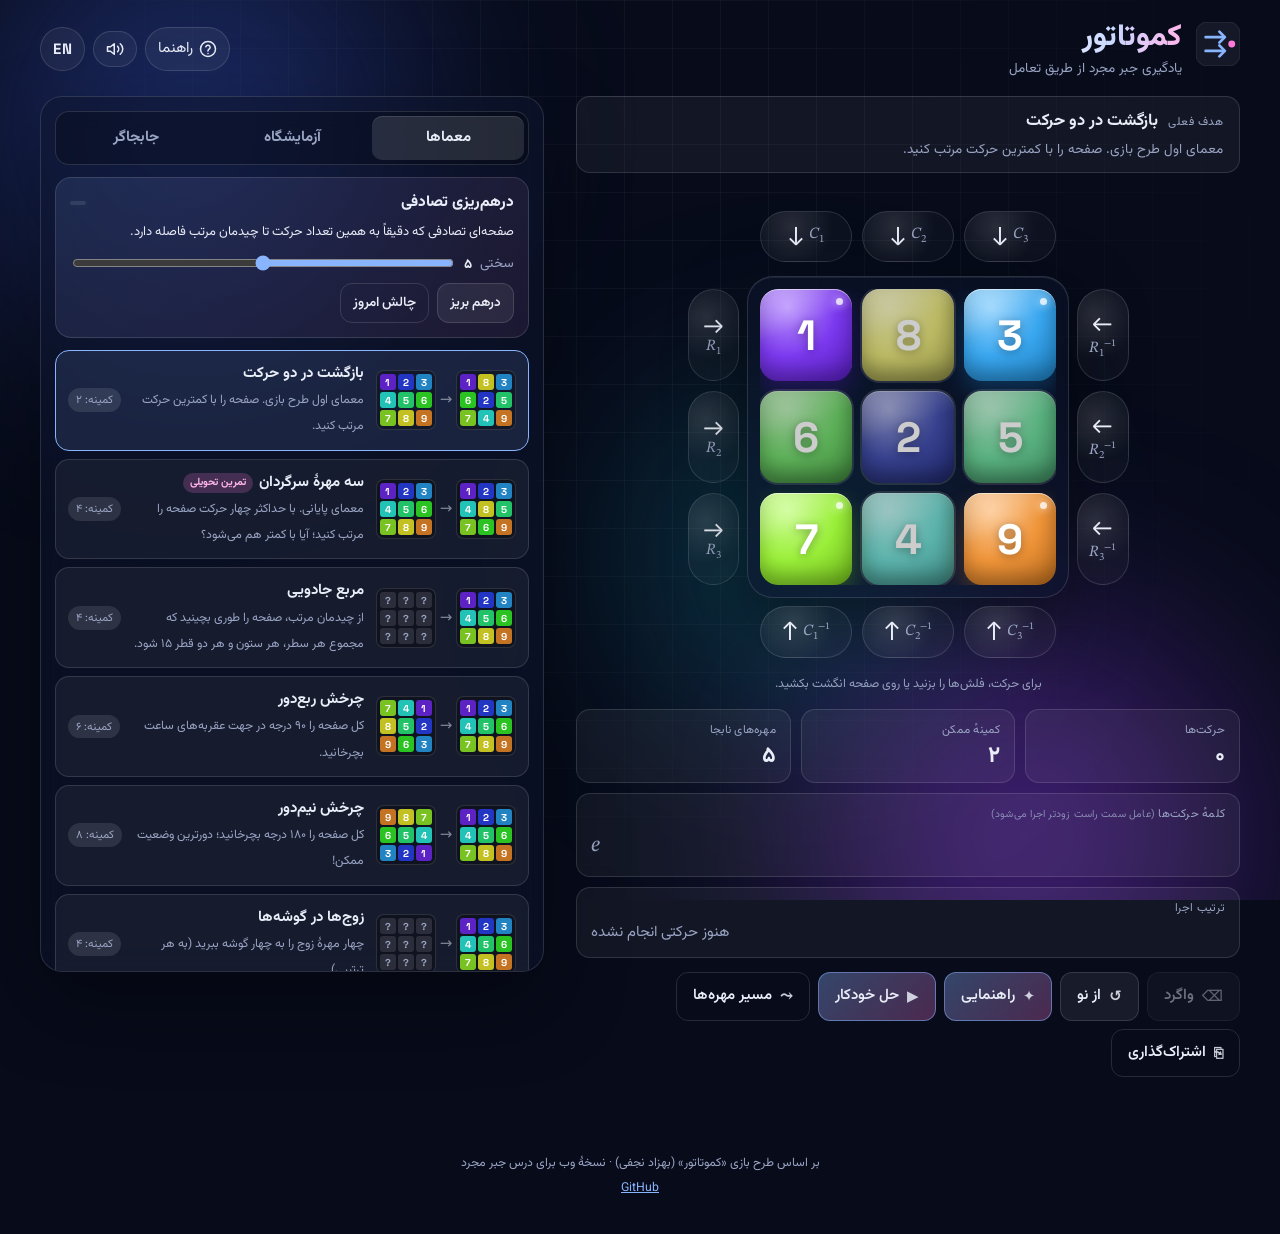
<file: game/index.html>
<!doctype html>
<html lang="fa" dir="rtl">
<head>
<meta charset="utf-8">
<meta name="viewport" content="width=device-width, initial-scale=1, viewport-fit=cover">
<title>کموتاتور — بازی جبر مجرد</title>
<meta name="description" content="بازی «کموتاتور»: جبر مجرد را با چرخاندن سطرها و ستون‌های یک صفحهٔ ۳×۳ لمس کنید. مولدها، معکوس‌ها و جابجاگرها را روی صفحه ببینید.">
<meta name="theme-color" content="#070b1a">
<link rel="icon" href="data:image/svg+xml,%3Csvg xmlns='http://www.w3.org/2000/svg' viewBox='0 0 64 64'%3E%3Crect width='64' height='64' rx='14' fill='%23070b1a'/%3E%3Cg fill='none' stroke='%2389b4ff' stroke-width='4' stroke-linecap='round'%3E%3Cpath d='M14 22h26M14 42h26'/%3E%3Cpath d='M34 14l8 8-8 8M34 34l8 8-8 8'/%3E%3C/g%3E%3Ccircle cx='52' cy='32' r='5' fill='%23ff7ad9'/%3E%3C/svg%3E">
<link rel="preconnect" href="https://fonts.googleapis.com">
<link rel="preconnect" href="https://fonts.gstatic.com" crossorigin>
<link href="https://fonts.googleapis.com/css2?family=Vazirmatn:wght@300;400;500;700;900&family=Space+Grotesk:wght@400;500;700&family=STIX+Two+Text:ital,wght@0,400;0,600;1,400;1,600&display=swap" rel="stylesheet">
<link rel="stylesheet" href="style.css">
</head>
<body>
<div class="bg" aria-hidden="true">
  <div class="blob b1"></div><div class="blob b2"></div><div class="blob b3"></div>
  <div class="grid"></div>
</div>

<header class="top">
  <div class="brand">
    <div class="logo" aria-hidden="true">
      <svg viewBox="0 0 64 64" width="44" height="44"><rect width="64" height="64" rx="16" fill="rgba(255,255,255,.06)" stroke="rgba(255,255,255,.14)"/><g fill="none" stroke="#89b4ff" stroke-width="4" stroke-linecap="round" stroke-linejoin="round"><path d="M14 22h26M14 42h26"/><path d="M34 14l8 8-8 8M34 34l8 8-8 8"/></g><circle cx="52" cy="32" r="5" fill="#ff7ad9"/></svg>
    </div>
    <div class="brand-text">
      <h1 data-i18n="title">کموتاتور</h1>
      <p data-i18n="tagline">یادگیری جبر مجرد از طریق تعامل</p>
    </div>
  </div>
  <div class="top-actions">
    <button class="chip-btn" id="btn-help" type="button" data-i18n-title="help" title="راهنما">
      <svg viewBox="0 0 24 24" width="18" height="18" fill="none" stroke="currentColor" stroke-width="2" stroke-linecap="round" stroke-linejoin="round"><circle cx="12" cy="12" r="10"/><path d="M9.1 9a3 3 0 0 1 5.8 1c0 2-3 2.5-3 4.5"/><path d="M12 18h.01"/></svg>
      <span data-i18n="help">راهنما</span>
    </button>
    <button class="chip-btn" id="btn-sound" type="button" aria-pressed="true" data-i18n-title="sound" title="صدا">
      <svg class="ic-on" viewBox="0 0 24 24" width="18" height="18" fill="none" stroke="currentColor" stroke-width="2" stroke-linecap="round" stroke-linejoin="round"><path d="M11 5 6 9H2v6h4l5 4z"/><path d="M15.5 8.5a5 5 0 0 1 0 7M19 5a9 9 0 0 1 0 14"/></svg>
      <svg class="ic-off" viewBox="0 0 24 24" width="18" height="18" fill="none" stroke="currentColor" stroke-width="2" stroke-linecap="round" stroke-linejoin="round"><path d="M11 5 6 9H2v6h4l5 4z"/><path d="m22 9-6 6M16 9l6 6"/></svg>
    </button>
    <button class="chip-btn lang" id="btn-lang" type="button" aria-label="Switch language">EN</button>
  </div>
</header>

<main class="layout">
  <!-- ============================== STAGE ============================== -->
  <section class="stage">
    <div class="goal-strip">
      <div class="goal-title">
        <span class="goal-kicker" data-i18n="currentGoal">هدف فعلی</span>
        <strong id="goal-name">—</strong>
      </div>
      <p class="goal-desc" id="goal-desc"></p>
    </div>

    <div class="board-wrap" dir="ltr">
      <div class="ctl-row top" id="ctl-top"></div>
      <div class="board-middle">
        <div class="ctl-col left" id="ctl-left"></div>
        <div class="board" id="board">
          <div class="well" id="well"></div>
          <svg class="arrows" id="arrows" aria-hidden="true"></svg>
          <div class="board-glow" aria-hidden="true"></div>
        </div>
        <div class="ctl-col right" id="ctl-right"></div>
      </div>
      <div class="ctl-row bottom" id="ctl-bottom"></div>
    </div>
    <p class="board-tip" data-i18n="boardTip">برای حرکت، فلش‌ها را بزنید یا روی صفحه انگشت بکشید.</p>

    <div class="status">
      <div class="stat">
        <span class="stat-label" data-i18n="moves">حرکت‌ها</span>
        <span class="stat-value" id="stat-moves">0</span>
      </div>
      <div class="stat">
        <span class="stat-label" data-i18n="par">کمینهٔ ممکن</span>
        <span class="stat-value" id="stat-par">—</span>
      </div>
      <div class="stat">
        <span class="stat-label" data-i18n="misplaced">مهره‌های نابجا</span>
        <span class="stat-value" id="stat-misplaced">0</span>
      </div>
      <div class="stat wide">
        <span class="stat-label" data-i18n="word">کلمهٔ حرکت‌ها <small data-i18n="wordHint">(عامل سمت راست زودتر اجرا می‌شود)</small></span>
        <div class="word" id="word" dir="ltr"><span class="e">e</span></div>
      </div>
      <div class="stat wide">
        <span class="stat-label" data-i18n="order">ترتیب اجرا</span>
        <div class="chips" id="chips" dir="ltr"><span class="muted" data-i18n="noMoves">هنوز حرکتی انجام نشده</span></div>
      </div>
    </div>

    <div class="actions">
      <button class="btn" id="btn-undo" type="button"><span class="k">⌫</span><span data-i18n="undo">واگرد</span></button>
      <button class="btn" id="btn-reset" type="button"><span class="k">↺</span><span data-i18n="reset">از نو</span></button>
      <button class="btn accent" id="btn-hint" type="button"><span class="k">✦</span><span data-i18n="hint">راهنمایی</span></button>
      <button class="btn accent" id="btn-solve" type="button"><span class="k">▶</span><span data-i18n="solve">حل خودکار</span></button>
      <button class="btn ghost" id="btn-arrows" type="button" aria-pressed="false"><span class="k">⤳</span><span data-i18n="showPaths">مسیر مهره‌ها</span></button>
      <button class="btn ghost" id="btn-share" type="button"><span class="k">⎘</span><span data-i18n="share">اشتراک‌گذاری</span></button>
    </div>
    <p class="notice" id="notice" role="status" aria-live="polite"></p>
  </section>

  <!-- ============================== PANEL ============================== -->
  <aside class="panel">
    <nav class="tabs" role="tablist">
      <button class="tab active" role="tab" data-tab="puzzles" aria-selected="true" data-i18n="tabPuzzles">معماها</button>
      <button class="tab" role="tab" data-tab="lab" aria-selected="false" data-i18n="tabLab">آزمایشگاه</button>
      <button class="tab" role="tab" data-tab="comm" aria-selected="false" data-i18n="tabComm">جابجاگر</button>
    </nav>

    <section class="tab-body active" id="tab-puzzles">
      <div class="card special">
        <div class="card-head">
          <h3 data-i18n="scrambleTitle">درهم‌ریزی تصادفی</h3>
          <span class="badge" id="scramble-par-badge"></span>
        </div>
        <p class="small" data-i18n="scrambleDesc">صفحه‌ای تصادفی با دقیقاً همین تعداد حرکت تا چیدمان مرتب.</p>
        <div class="row">
          <label class="range-label"><span data-i18n="difficulty">سختی</span> <output id="diff-out">5</output></label>
          <input type="range" id="diff" min="2" max="8" value="5" step="1">
        </div>
        <div class="row">
          <button class="btn small" id="btn-scramble" type="button" data-i18n="scramble">درهم بریز</button>
          <button class="btn small ghost" id="btn-daily" type="button" data-i18n="daily">چالش امروز</button>
        </div>
      </div>
      <div class="puzzle-list" id="puzzle-list"></div>
    </section>

    <section class="tab-body" id="tab-lab">
      <div class="card">
        <h3 data-i18n="labTitle">تحلیل وضعیت فعلی</h3>
        <dl class="kv">
          <dt data-i18n="cycleNotation">جایگشت خانه‌ها (نماد دوری)</dt><dd class="mono" id="lab-cycles" dir="ltr">e</dd>
          <dt data-i18n="elementOrder">مرتبهٔ این عنصر</dt><dd id="lab-order">1</dd>
          <dt data-i18n="parity">زوجیت</dt><dd id="lab-parity"></dd>
          <dt data-i18n="distance">فاصله تا چیدمان مرتب</dt><dd id="lab-dist">0</dd>
          <dt data-i18n="reducedWord">کلمهٔ ساده‌شده</dt><dd class="mono" id="lab-reduced" dir="ltr">e</dd>
        </dl>
        <div class="row">
          <button class="btn small" id="btn-sandbox" type="button" data-i18n="sandbox">صفحهٔ آزاد (از چیدمان مرتب)</button>
          <button class="btn small ghost" id="btn-invert" type="button" data-i18n="applyInverse">اجرای معکوس کل کلمه</button>
        </div>
        <p class="small muted" data-i18n="labNote">هر حرکت یک ۳‑دور (جایگشت زوج) است؛ پس تنها جایگشت‌های زوج صفحه ــ یعنی گروه متناوب A₉ با ۱۸۱٬۴۴۰ عضو ــ دست‌یافتنی‌اند و دورترین وضعیت‌ها ۸ حرکت فاصله دارند.</p>
      </div>
      <div class="card">
        <h3 data-i18n="customTitle">وضعیت دلخواه</h3>
        <p class="small" data-i18n="customDesc">نُه رقم ۱ تا ۹ را به ترتیب سطرها وارد کنید تا به‌عنوان معما بارگذاری شود.</p>
        <div class="row">
          <input class="input mono" id="custom-input" dir="ltr" inputmode="numeric" maxlength="9" placeholder="123485769" spellcheck="false">
          <button class="btn small" id="btn-custom" type="button" data-i18n="load">بارگذاری</button>
        </div>
      </div>
    </section>

    <section class="tab-body" id="tab-comm">
      <div class="card">
        <h3 data-i18n="commTitle">آزمایشگاه جابجاگر</h3>
        <p class="small" data-i18n="commDesc">دو حرکت g و h را انتخاب کنید. جابجاگر [g, h] = g h g⁻¹ h⁻¹ نشان می‌دهد این دو چقدر «جابه‌جا نمی‌شوند».</p>
        <div class="pickers" dir="ltr">
          <div class="picker"><label for="sel-g"><i>g</i></label><select id="sel-g"></select></div>
          <div class="picker"><label for="sel-h"><i>h</i></label><select id="sel-h"></select></div>
          <button class="btn small ghost" id="btn-swap" type="button" title="[h, g]">⇄</button>
        </div>
        <div class="comm-word" id="comm-word" dir="ltr"></div>
        <div class="comm-preview">
          <div id="comm-board"></div>
          <div class="comm-info">
            <p id="comm-result"></p>
            <p class="small muted" id="comm-exec"></p>
          </div>
        </div>
        <div class="row">
          <button class="btn small" id="btn-comm-apply" type="button" data-i18n="applyOnBoard">اجرا روی صفحه</button>
          <button class="btn small ghost" id="btn-comm-inverse" type="button" data-i18n="applyInverseComm">اجرای معکوس [h, g]</button>
        </div>
        <p class="small muted" data-i18n="commNote">اگر دو خط موازی باشند، حرکت‌ها جابه‌جا می‌شوند و جابجاگر همانی است. اگر یک سطر و یک ستون باشند، جابجاگر یک ۳‑دور روی خانهٔ مشترک و دو همسایهٔ آن است: ابزار اصلی حل معماها.</p>
      </div>
    </section>
  </aside>
</main>

<footer class="foot">
  <span data-i18n="credit">بر اساس طرح بازی «کموتاتور» (بهزاد نجفی) · نسخهٔ وب برای درس جبر مجرد</span>
  <span id="foot-extra"></span>
</footer>

<!-- win modal -->
<div class="modal" id="modal-win" hidden>
  <div class="modal-card">
    <button class="modal-x" type="button" data-close aria-label="close">×</button>
    <div class="win-badge">✓</div>
    <h2 id="win-title" data-i18n="winTitle">حل شد!</h2>
    <p id="win-sub"></p>
    <div class="word big" id="win-word" dir="ltr"></div>
    <div class="row center">
      <button class="btn accent" id="btn-next" type="button" data-i18n="nextPuzzle">معمای بعدی</button>
      <button class="btn" id="btn-again" type="button" data-i18n="again">دوباره</button>
      <button class="btn ghost" type="button" data-close data-i18n="keepPlaying">ادامه</button>
    </div>
  </div>
</div>

<!-- help modal -->
<div class="modal" id="modal-help" hidden>
  <div class="modal-card wide">
    <button class="modal-x" type="button" data-close aria-label="close">×</button>
    <h2 data-i18n="helpTitle">بازی «کموتاتور» چیست؟</h2>
    <div class="help-body" id="help-body"></div>
    <div class="row center"><button class="btn accent" type="button" data-close data-i18n="gotIt">فهمیدم</button></div>
  </div>
</div>

<canvas id="confetti" aria-hidden="true"></canvas>
<script src="app.js"></script>
</body>
</html>
</file>
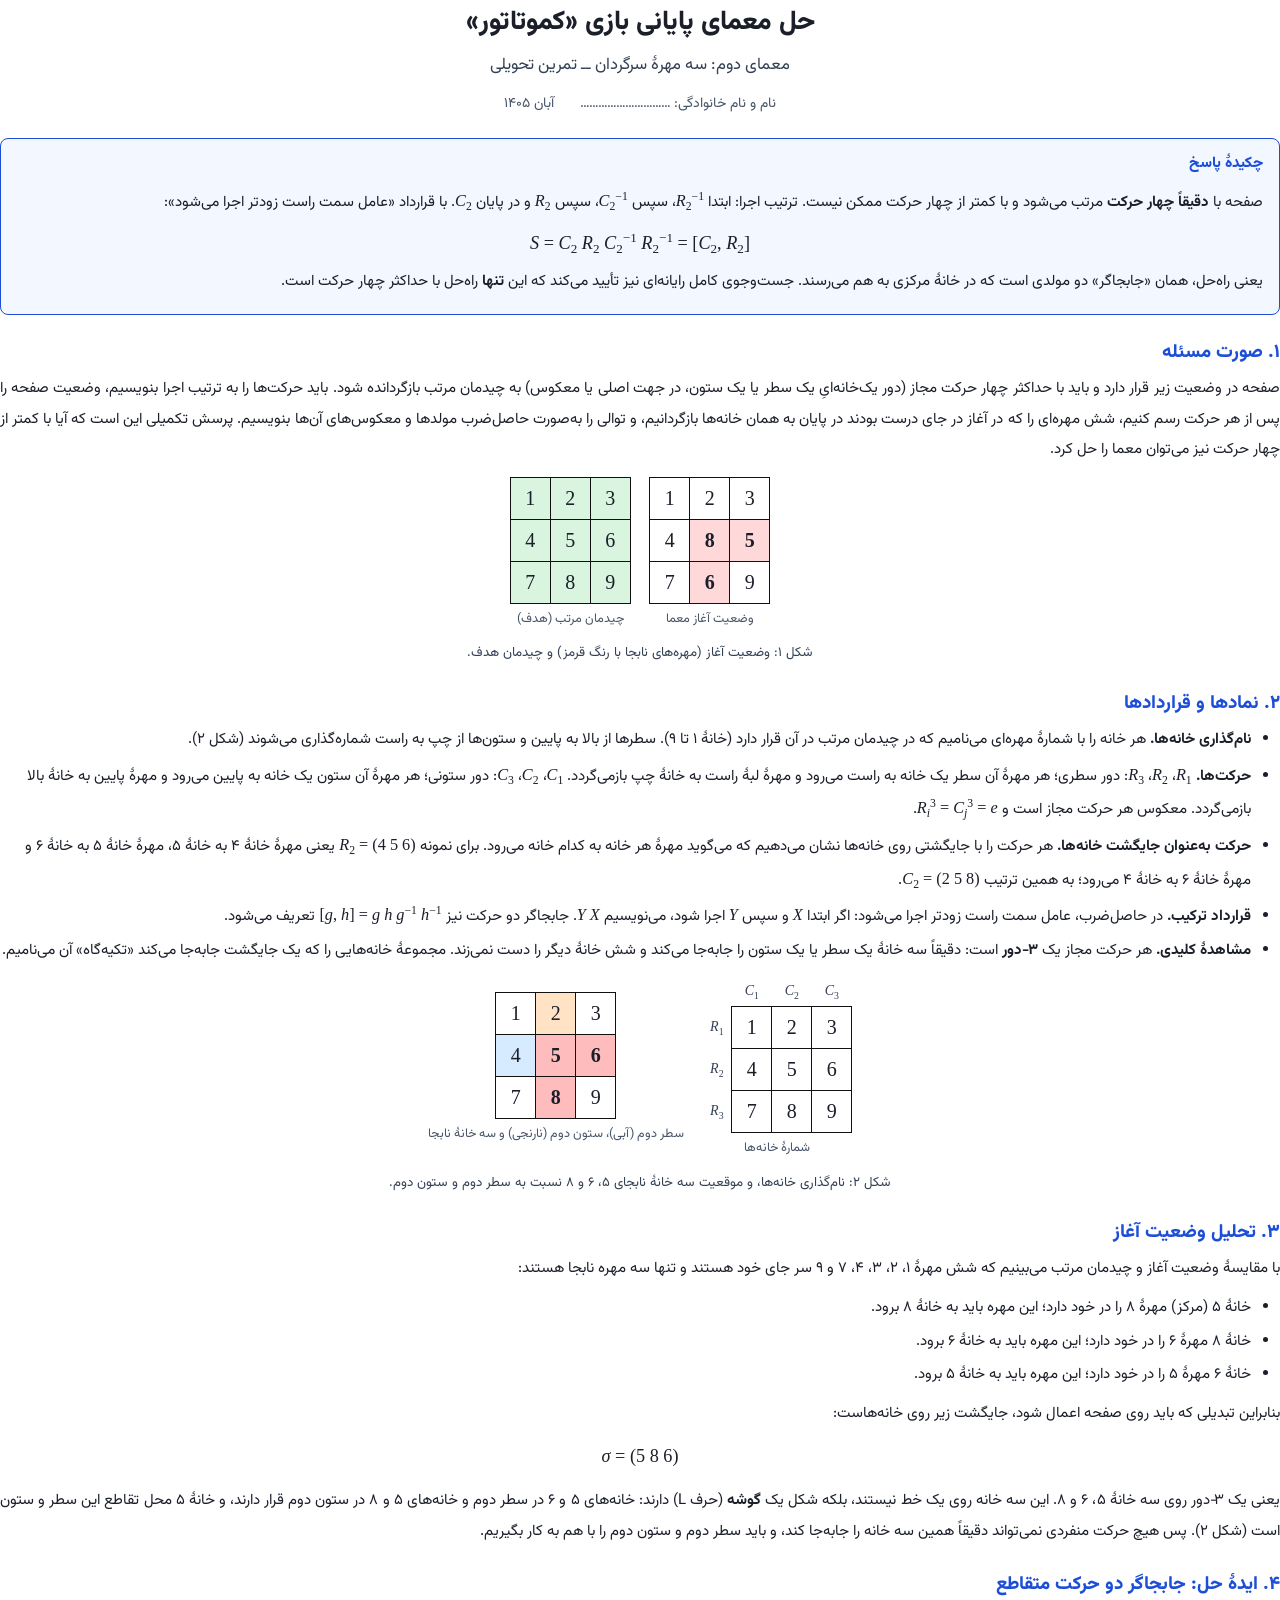
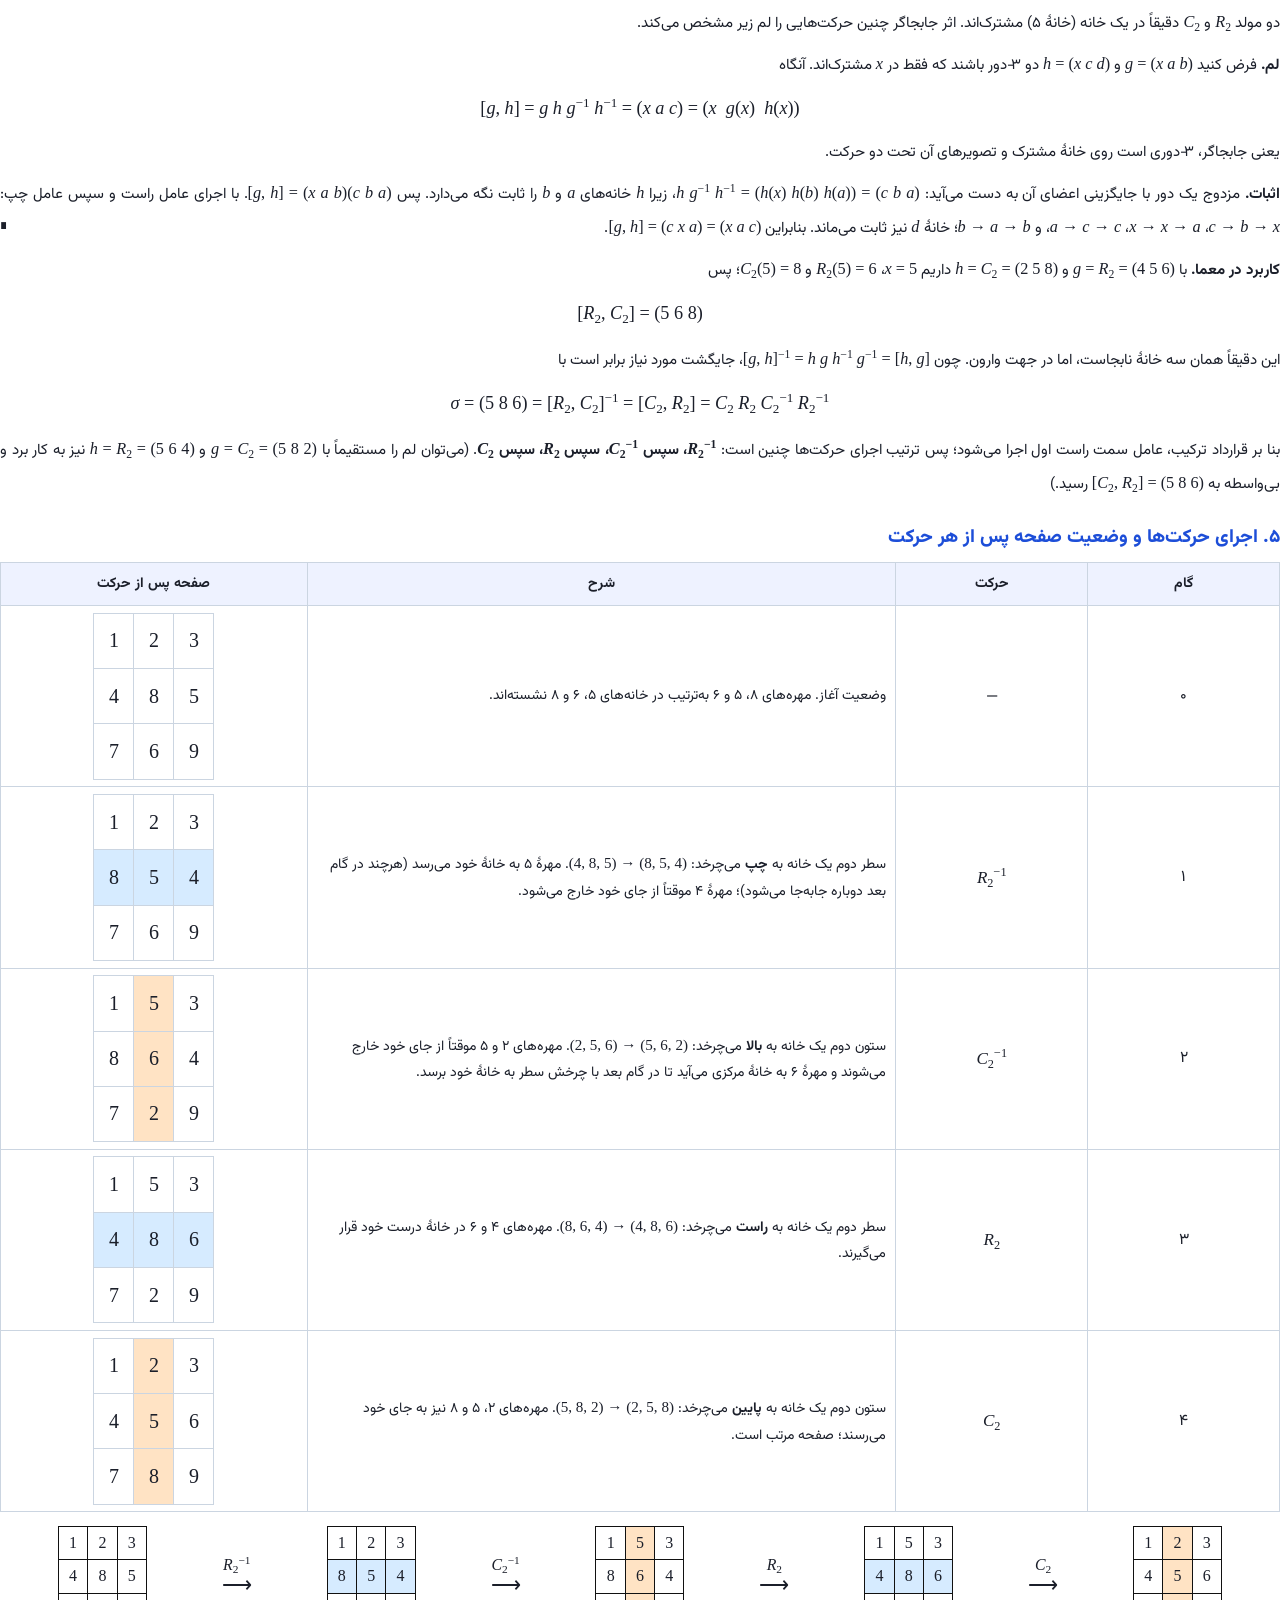
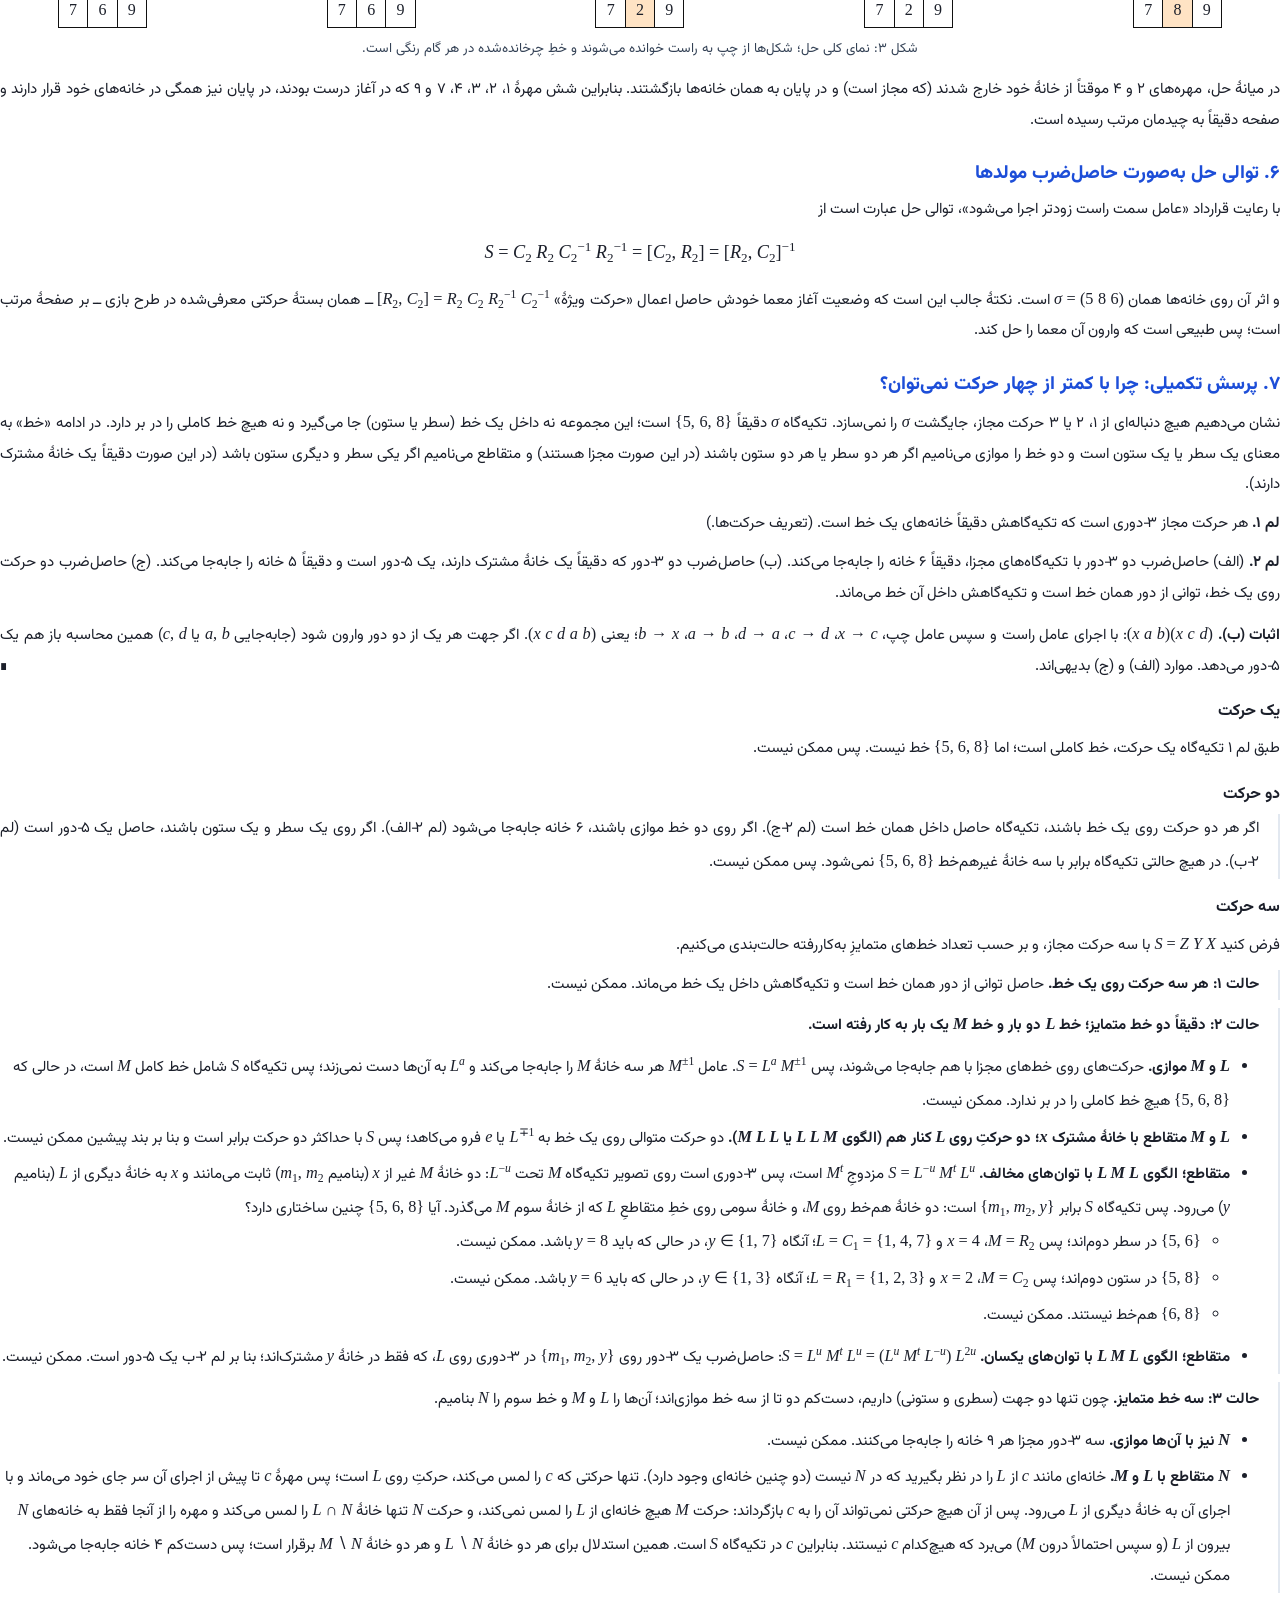
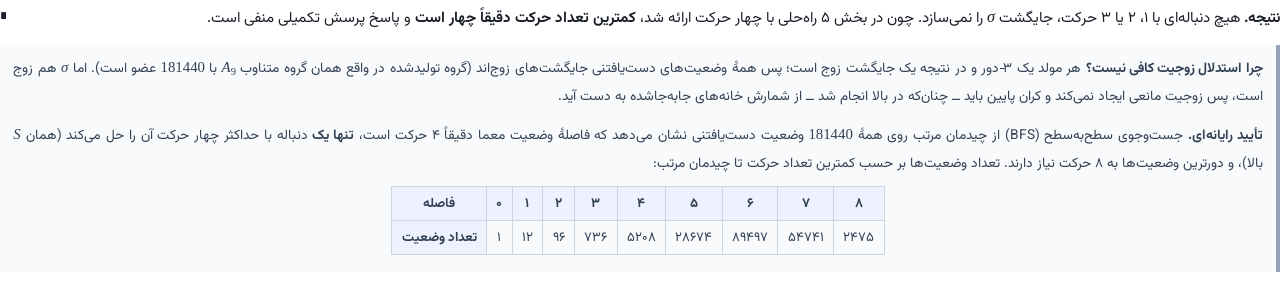
<file: solution/solution.html>
<!doctype html>
<html lang="fa" dir="rtl">
<head>
<meta charset="utf-8">
<title>حل معمای پایانی بازی «کموتاتور»</title>
<link rel="preconnect" href="https://fonts.googleapis.com">
<link rel="preconnect" href="https://fonts.gstatic.com" crossorigin>
<link href="https://fonts.googleapis.com/css2?family=Vazirmatn:wght@400;500;700;800&display=block" rel="stylesheet">
<style>
  @page { size: A4; margin: 20mm 19mm 22mm 19mm;
          @bottom-center { content: counter(page); font-family: Vazirmatn, sans-serif; font-size: 10pt; color: #555; } }
  :root { --ink: #1b1f2a; --blue: #1d4ed8; --row: #d6ebff; --col: #ffe3c4; --bad: #ffd9d9; --good: #d9f5df; --rule: #cbd5e1; }
  * { box-sizing: border-box; }
  html, body { margin: 0; padding: 0; }
  body { font-family: Vazirmatn, "Geeza Pro", Tahoma, sans-serif; font-size: 11.3pt; line-height: 2.05; color: var(--ink); }
  h1 { font-size: 20pt; font-weight: 800; margin: 0 0 2pt; text-align: center; line-height: 1.7; }
  .sub { text-align: center; font-size: 12.5pt; margin: 0; color: #334155; }
  .meta { text-align: center; font-size: 10.5pt; color: #475569; margin: 6pt 0 14pt; }
  .meta span { margin: 0 10pt; }
  h2 { font-size: 14pt; font-weight: 800; color: var(--blue); margin: 16pt 0 4pt; line-height: 1.7; break-after: avoid; }
  h3 { font-size: 12pt; font-weight: 700; margin: 10pt 0 2pt; break-after: avoid; }
  p { margin: 0 0 6pt; text-align: justify; }
  ul, ol { margin: 0 0 6pt; padding-right: 22pt; }
  li { margin-bottom: 2pt; }
  /* Latin math fragments always flow left-to-right */
  .m { direction: ltr; unicode-bidi: isolate; font-family: "Times New Roman", "STIX Two Text", serif; font-size: 1.08em; white-space: nowrap; }
  .m i { font-style: italic; }
  .m sub, .m sup { font-size: 0.72em; line-height: 0; font-style: normal; }
  .m sub { vertical-align: -0.3em; } .m sup { vertical-align: 0.55em; }
  .eq { direction: ltr; text-align: center; margin: 4pt 0 8pt; font-size: 1.12em; }
  .box { border: 1.2pt solid var(--blue); border-radius: 6pt; padding: 8pt 12pt; margin: 10pt 0 12pt; background: #f3f7ff; }
  .box p { margin: 0 0 4pt; }
  .box .t { font-weight: 800; color: var(--blue); }
  /* boards */
  .board { border-collapse: collapse; margin: 0 auto; direction: ltr; font-family: "Times New Roman", serif; }
  .board td { width: 30pt; height: 30pt; border: 1pt solid #111; text-align: center; vertical-align: middle; font-size: 15pt; padding: 0; background: #fff; }
  .board.small td { width: 22pt; height: 22pt; font-size: 12pt; }
  .board td.hr { background: var(--row); } .board td.hc { background: var(--col); }
  .board td.hr.hc { background: #e9d8ff; }
  .board td.bad { background: var(--bad); font-weight: 700; }
  .board td.hr.bad, .board td.hc.bad { background: #ffbcbc; }
  .board td.good { background: var(--good); }
  .board td.lab, .board tr.lab td { border: none; background: transparent; font-size: 10.5pt; font-style: italic; width: 22pt; height: 18pt; color: #334155; }
  .board tr.lab td sub, .board td.lab sub { font-style: normal; font-size: 0.7em; }
  figure { margin: 8pt 0 10pt; break-inside: avoid; }
  figcaption { text-align: center; font-size: 10pt; color: #334155; margin-top: 5pt; }
  .figrow { display: flex; justify-content: center; align-items: center; gap: 14pt; flex-wrap: wrap; }
  .chain { display: flex; direction: ltr; justify-content: center; align-items: center; gap: 4pt; flex-wrap: nowrap; }
  .arrow { display: flex; flex-direction: column; align-items: center; min-width: 40pt; font-family: "Times New Roman", serif; font-size: 11pt; line-height: 1.1; }
  .arrow .sym { font-size: 16pt; }
  .caption-side { font-size: 9.5pt; color: #475569; text-align: center; margin-top: 2pt; }
  /* step table */
  table.steps { width: 100%; border-collapse: collapse; margin: 6pt 0 10pt; }
  table.steps th, table.steps td { border: 1pt solid var(--rule); padding: 5pt 7pt; vertical-align: middle; }
  table.steps th { background: #eef2ff; font-weight: 700; font-size: 10.5pt; }
  table.steps td.mv { text-align: center; font-size: 1.05em; white-space: nowrap; width: 15%; }
  table.steps td.bd { width: 24%; }
  table.steps td.desc { font-size: 10.5pt; line-height: 1.9; }
  table.steps tr { break-inside: avoid; }
  table.hist { border-collapse: collapse; margin: 4pt auto 8pt; direction: ltr; font-size: 10pt; }
  table.hist th, table.hist td { border: 1pt solid var(--rule); padding: 2pt 7pt; text-align: center; }
  table.hist th { background: #eef2ff; }
  .case { margin: 2pt 0 6pt; padding-right: 14pt; border-right: 2pt solid #e2e8f0; }
  .case .lead { font-weight: 700; }
  .qed { float: left; font-weight: 700; }
  .note { font-size: 10.3pt; color: #334155; background: #f8fafc; border-right: 3pt solid #94a3b8; padding: 5pt 10pt; margin: 8pt 0; }
  .pb { break-before: page; }
  .nb { break-inside: avoid; }
</style>
</head>
<body>

<h1>حل معمای پایانی بازی «کموتاتور»</h1>
<p class="sub">معمای دوم: سه مهرهٔ سرگردان ــ تمرین تحویلی</p>
<p class="meta"><span>نام و نام خانوادگی: …………………………</span><span>آبان ۱۴۰۵</span></p>

<div class="box">
  <p class="t">چکیدهٔ پاسخ</p>
  <p>صفحه با <b>دقیقاً چهار حرکت</b> مرتب می‌شود و با کمتر از چهار حرکت ممکن نیست. ترتیب اجرا: ابتدا <span class="m"><i>R</i><sub>2</sub><sup>−1</sup></span>، سپس <span class="m"><i>C</i><sub>2</sub><sup>−1</sup></span>، سپس <span class="m"><i>R</i><sub>2</sub></span> و در پایان <span class="m"><i>C</i><sub>2</sub></span>. با قرارداد «عامل سمت راست زودتر اجرا می‌شود»:</p>
  <p class="eq"><span class="m"><i>S</i> = <i>C</i><sub>2</sub> <i>R</i><sub>2</sub> <i>C</i><sub>2</sub><sup>−1</sup> <i>R</i><sub>2</sub><sup>−1</sup> = [<i>C</i><sub>2</sub>, <i>R</i><sub>2</sub>]</span></p>
  <p>یعنی راه‌حل، همان «جابجاگر» دو مولدی است که در خانهٔ مرکزی به هم می‌رسند. جست‌وجوی کامل رایانه‌ای نیز تأیید می‌کند که این <b>تنها</b> راه‌حل با حداکثر چهار حرکت است.</p>
</div>

<h2>۱. صورت مسئله</h2>
<p>صفحه در وضعیت زیر قرار دارد و باید با حداکثر چهار حرکت مجاز (دور یک‌خانه‌ایِ یک سطر یا یک ستون، در جهت اصلی یا معکوس) به چیدمان مرتب بازگردانده شود. باید حرکت‌ها را به ترتیب اجرا بنویسیم، وضعیت صفحه را پس از هر حرکت رسم کنیم، شش مهره‌ای را که در آغاز در جای درست بودند در پایان به همان خانه‌ها بازگردانیم، و توالی را به‌صورت حاصل‌ضرب مولدها و معکوس‌های آن‌ها بنویسیم. پرسش تکمیلی این است که آیا با کمتر از چهار حرکت نیز می‌توان معما را حل کرد.</p>
<figure>
  <div class="figrow">
    <div><table class="board" dir="ltr"><tr><td class="">1</td><td class="">2</td><td class="">3</td></tr><tr><td class="">4</td><td class="bad">8</td><td class="bad">5</td></tr><tr><td class="">7</td><td class="bad">6</td><td class="">9</td></tr></table><div class="caption-side">وضعیت آغاز معما</div></div>
    <div><table class="board" dir="ltr"><tr><td class="good">1</td><td class="good">2</td><td class="good">3</td></tr><tr><td class="good">4</td><td class="good">5</td><td class="good">6</td></tr><tr><td class="good">7</td><td class="good">8</td><td class="good">9</td></tr></table><div class="caption-side">چیدمان مرتب (هدف)</div></div>
  </div>
  <figcaption>شکل ۱: وضعیت آغاز (مهره‌های نابجا با رنگ قرمز) و چیدمان هدف.</figcaption>
</figure>

<h2>۲. نمادها و قراردادها</h2>
<ul>
  <li><b>نام‌گذاری خانه‌ها.</b> هر خانه را با شمارهٔ مهره‌ای می‌نامیم که در چیدمان مرتب در آن قرار دارد (خانهٔ ۱ تا ۹). سطرها از بالا به پایین و ستون‌ها از چپ به راست شماره‌گذاری می‌شوند (شکل ۲).</li>
  <li><b>حرکت‌ها.</b> <span class="m"><i>R</i><sub>1</sub></span>، <span class="m"><i>R</i><sub>2</sub></span>، <span class="m"><i>R</i><sub>3</sub></span>: دور سطری؛ هر مهرهٔ آن سطر یک خانه به راست می‌رود و مهرهٔ لبهٔ راست به خانهٔ چپ بازمی‌گردد. <span class="m"><i>C</i><sub>1</sub></span>، <span class="m"><i>C</i><sub>2</sub></span>، <span class="m"><i>C</i><sub>3</sub></span>: دور ستونی؛ هر مهرهٔ آن ستون یک خانه به پایین می‌رود و مهرهٔ پایین به خانهٔ بالا بازمی‌گردد. معکوس هر حرکت مجاز است و <span class="m"><i>R</i><sub><i>i</i></sub><sup>3</sup> = <i>C</i><sub><i>j</i></sub><sup>3</sup> = <i>e</i></span>.</li>
  <li><b>حرکت به‌عنوان جایگشت خانه‌ها.</b> هر حرکت را با جایگشتی روی خانه‌ها نشان می‌دهیم که می‌گوید مهرهٔ هر خانه به کدام خانه می‌رود. برای نمونه <span class="m"><i>R</i><sub>2</sub> = (4 5 6)</span> یعنی مهرهٔ خانهٔ ۴ به خانهٔ ۵، مهرهٔ خانهٔ ۵ به خانهٔ ۶ و مهرهٔ خانهٔ ۶ به خانهٔ ۴ می‌رود؛ به همین ترتیب <span class="m"><i>C</i><sub>2</sub> = (2 5 8)</span>.</li>
  <li><b>قرارداد ترکیب.</b> در حاصل‌ضرب، عامل سمت راست زودتر اجرا می‌شود: اگر ابتدا <span class="m"><i>X</i></span> و سپس <span class="m"><i>Y</i></span> اجرا شود، می‌نویسیم <span class="m"><i>Y X</i></span>. جابجاگر دو حرکت نیز <span class="m">[<i>g</i>, <i>h</i>] = <i>g h g</i><sup>−1</sup> <i>h</i><sup>−1</sup></span> تعریف می‌شود.</li>
  <li><b>مشاهدهٔ کلیدی.</b> هر حرکت مجاز یک <b>۳‑دور</b> است: دقیقاً سه خانهٔ یک سطر یا یک ستون را جابه‌جا می‌کند و شش خانهٔ دیگر را دست نمی‌زند. مجموعهٔ خانه‌هایی را که یک جایگشت جابه‌جا می‌کند «تکیه‌گاه» آن می‌نامیم.</li>
</ul>
<figure>
  <div class="figrow">
    <div><table class="board" dir="ltr"><tr class="lab"><td></td><td>C<sub>1</sub></td><td>C<sub>2</sub></td><td>C<sub>3</sub></td></tr><tr><td class="lab">R<sub>1</sub></td><td class="">1</td><td class="">2</td><td class="">3</td></tr><tr><td class="lab">R<sub>2</sub></td><td class="">4</td><td class="">5</td><td class="">6</td></tr><tr><td class="lab">R<sub>3</sub></td><td class="">7</td><td class="">8</td><td class="">9</td></tr></table><div class="caption-side">شمارهٔ خانه‌ها</div></div>
    <div><table class="board" dir="ltr"><tr><td class="">1</td><td class="hc">2</td><td class="">3</td></tr><tr><td class="hr">4</td><td class="hr hc bad">5</td><td class="hr bad">6</td></tr><tr><td class="">7</td><td class="hc bad">8</td><td class="">9</td></tr></table><div class="caption-side">سطر دوم (آبی)، ستون دوم (نارنجی) و سه خانهٔ نابجا</div></div>
  </div>
  <figcaption>شکل ۲: نام‌گذاری خانه‌ها، و موقعیت سه خانهٔ نابجای ۵، ۶ و ۸ نسبت به سطر دوم و ستون دوم.</figcaption>
</figure>

<h2>۳. تحلیل وضعیت آغاز</h2>
<p>با مقایسهٔ وضعیت آغاز و چیدمان مرتب می‌بینیم که شش مهرهٔ ۱، ۲، ۳، ۴، ۷ و ۹ سر جای خود هستند و تنها سه مهره نابجا هستند:</p>
<ul>
  <li>خانهٔ ۵ (مرکز) مهرهٔ ۸ را در خود دارد؛ این مهره باید به خانهٔ ۸ برود.</li>
  <li>خانهٔ ۸ مهرهٔ ۶ را در خود دارد؛ این مهره باید به خانهٔ ۶ برود.</li>
  <li>خانهٔ ۶ مهرهٔ ۵ را در خود دارد؛ این مهره باید به خانهٔ ۵ برود.</li>
</ul>
<p>بنابراین تبدیلی که باید روی صفحه اعمال شود، جایگشت زیر روی خانه‌هاست:</p>
<p class="eq"><span class="m"><i>σ</i> = (5 8 6)</span></p>
<p>یعنی یک ۳‑دور روی سه خانهٔ ۵، ۶ و ۸. این سه خانه روی یک خط نیستند، بلکه شکل یک <b>گوشه</b> (حرف L) دارند: خانه‌های ۵ و ۶ در سطر دوم و خانه‌های ۵ و ۸ در ستون دوم قرار دارند، و خانهٔ ۵ محل تقاطع این سطر و ستون است (شکل ۲). پس هیچ حرکت منفردی نمی‌تواند دقیقاً همین سه خانه را جابه‌جا کند، و باید سطر دوم و ستون دوم را با هم به کار بگیریم.</p>

<h2>۴. ایدهٔ حل: جابجاگر دو حرکت متقاطع</h2>
<p>دو مولد <span class="m"><i>R</i><sub>2</sub></span> و <span class="m"><i>C</i><sub>2</sub></span> دقیقاً در یک خانه (خانهٔ ۵) مشترک‌اند. اثر جابجاگر چنین حرکت‌هایی را لم زیر مشخص می‌کند.</p>
<p><b>لم.</b> فرض کنید <span class="m"><i>g</i> = (<i>x a b</i>)</span> و <span class="m"><i>h</i> = (<i>x c d</i>)</span> دو ۳‑دور باشند که فقط در <span class="m"><i>x</i></span> مشترک‌اند. آنگاه</p>
<p class="eq"><span class="m">[<i>g</i>, <i>h</i>] = <i>g h g</i><sup>−1</sup> <i>h</i><sup>−1</sup> = (<i>x a c</i>) = (<i>x</i>&nbsp; <i>g</i>(<i>x</i>)&nbsp; <i>h</i>(<i>x</i>))</span></p>
<p>یعنی جابجاگر، ۳‑دوری است روی خانهٔ مشترک و تصویرهای آن تحت دو حرکت.</p>
<p><b>اثبات.</b> مزدوج یک دور با جایگزینی اعضای آن به دست می‌آید: <span class="m"><i>h g</i><sup>−1</sup> <i>h</i><sup>−1</sup> = (<i>h</i>(<i>x</i>) <i>h</i>(<i>b</i>) <i>h</i>(<i>a</i>)) = (<i>c b a</i>)</span>، زیرا <span class="m"><i>h</i></span> خانه‌های <span class="m"><i>a</i></span> و <span class="m"><i>b</i></span> را ثابت نگه می‌دارد. پس <span class="m">[<i>g</i>, <i>h</i>] = (<i>x a b</i>)(<i>c b a</i>)</span>. با اجرای عامل راست و سپس عامل چپ: <span class="m"><i>c</i> → <i>b</i> → <i>x</i></span>، <span class="m"><i>x</i> → <i>x</i> → <i>a</i></span>، <span class="m"><i>a</i> → <i>c</i> → <i>c</i></span>، و <span class="m"><i>b</i> → <i>a</i> → <i>b</i></span>؛ خانهٔ <span class="m"><i>d</i></span> نیز ثابت می‌ماند. بنابراین <span class="m">[<i>g</i>, <i>h</i>] = (<i>c x a</i>) = (<i>x a c</i>)</span>.<span class="qed">∎</span></p>
<p><b>کاربرد در معما.</b> با <span class="m"><i>g</i> = <i>R</i><sub>2</sub> = (4 5 6)</span> و <span class="m"><i>h</i> = <i>C</i><sub>2</sub> = (2 5 8)</span> داریم <span class="m"><i>x</i> = 5</span>، <span class="m"><i>R</i><sub>2</sub>(5) = 6</span> و <span class="m"><i>C</i><sub>2</sub>(5) = 8</span>؛ پس</p>
<p class="eq"><span class="m">[<i>R</i><sub>2</sub>, <i>C</i><sub>2</sub>] = (5 6 8)</span></p>
<p>این دقیقاً همان سه خانهٔ نابجاست، اما در جهت وارون. چون <span class="m">[<i>g</i>, <i>h</i>]<sup>−1</sup> = <i>h g h</i><sup>−1</sup> <i>g</i><sup>−1</sup> = [<i>h</i>, <i>g</i>]</span>، جایگشت مورد نیاز برابر است با</p>
<p class="eq"><span class="m"><i>σ</i> = (5 8 6) = [<i>R</i><sub>2</sub>, <i>C</i><sub>2</sub>]<sup>−1</sup> = [<i>C</i><sub>2</sub>, <i>R</i><sub>2</sub>] = <i>C</i><sub>2</sub> <i>R</i><sub>2</sub> <i>C</i><sub>2</sub><sup>−1</sup> <i>R</i><sub>2</sub><sup>−1</sup></span></p>
<p>بنا بر قرارداد ترکیب، عامل سمت راست اول اجرا می‌شود؛ پس ترتیب اجرای حرکت‌ها چنین است: <b><span class="m"><i>R</i><sub>2</sub><sup>−1</sup></span>، سپس <span class="m"><i>C</i><sub>2</sub><sup>−1</sup></span>، سپس <span class="m"><i>R</i><sub>2</sub></span>، سپس <span class="m"><i>C</i><sub>2</sub></span></b>. (می‌توان لم را مستقیماً با <span class="m"><i>g</i> = <i>C</i><sub>2</sub> = (5 8 2)</span> و <span class="m"><i>h</i> = <i>R</i><sub>2</sub> = (5 6 4)</span> نیز به کار برد و بی‌واسطه به <span class="m">[<i>C</i><sub>2</sub>, <i>R</i><sub>2</sub>] = (5 8 6)</span> رسید.)</p>

<h2>۵. اجرای حرکت‌ها و وضعیت صفحه پس از هر حرکت</h2>
<table class="steps">
  <tr><th>گام</th><th>حرکت</th><th>شرح</th><th>صفحه پس از حرکت</th></tr>
  <tr>
    <td class="mv">۰</td><td class="mv">—</td>
    <td class="desc">وضعیت آغاز. مهره‌های ۸، ۵ و ۶ به‌ترتیب در خانه‌های ۵، ۶ و ۸ نشسته‌اند.</td>
    <td class="bd"><table class="board" dir="ltr"><tr><td class="">1</td><td class="">2</td><td class="">3</td></tr><tr><td class="">4</td><td class="">8</td><td class="">5</td></tr><tr><td class="">7</td><td class="">6</td><td class="">9</td></tr></table></td>
  </tr>
  <tr>
    <td class="mv">۱</td><td class="mv"><span class="m"><i>R</i><sub>2</sub><sup>−1</sup></span></td>
    <td class="desc">سطر دوم یک خانه به <b>چپ</b> می‌چرخد: <span class="m">(4, 8, 5) → (8, 5, 4)</span>. مهرهٔ ۵ به خانهٔ خود می‌رسد (هرچند در گام بعد دوباره جابه‌جا می‌شود)؛ مهرهٔ ۴ موقتاً از جای خود خارج می‌شود.</td>
    <td class="bd"><table class="board" dir="ltr"><tr><td class="">1</td><td class="">2</td><td class="">3</td></tr><tr><td class="hr">8</td><td class="hr">5</td><td class="hr">4</td></tr><tr><td class="">7</td><td class="">6</td><td class="">9</td></tr></table></td>
  </tr>
  <tr>
    <td class="mv">۲</td><td class="mv"><span class="m"><i>C</i><sub>2</sub><sup>−1</sup></span></td>
    <td class="desc">ستون دوم یک خانه به <b>بالا</b> می‌چرخد: <span class="m">(2, 5, 6) → (5, 6, 2)</span>. مهره‌های ۲ و ۵ موقتاً از جای خود خارج می‌شوند و مهرهٔ ۶ به خانهٔ مرکزی می‌آید تا در گام بعد با چرخش سطر به خانهٔ خود برسد.</td>
    <td class="bd"><table class="board" dir="ltr"><tr><td class="">1</td><td class="hc">5</td><td class="">3</td></tr><tr><td class="">8</td><td class="hc">6</td><td class="">4</td></tr><tr><td class="">7</td><td class="hc">2</td><td class="">9</td></tr></table></td>
  </tr>
  <tr>
    <td class="mv">۳</td><td class="mv"><span class="m"><i>R</i><sub>2</sub></span></td>
    <td class="desc">سطر دوم یک خانه به <b>راست</b> می‌چرخد: <span class="m">(8, 6, 4) → (4, 8, 6)</span>. مهره‌های ۴ و ۶ در خانهٔ درست خود قرار می‌گیرند.</td>
    <td class="bd"><table class="board" dir="ltr"><tr><td class="">1</td><td class="">5</td><td class="">3</td></tr><tr><td class="hr">4</td><td class="hr">8</td><td class="hr">6</td></tr><tr><td class="">7</td><td class="">2</td><td class="">9</td></tr></table></td>
  </tr>
  <tr>
    <td class="mv">۴</td><td class="mv"><span class="m"><i>C</i><sub>2</sub></span></td>
    <td class="desc">ستون دوم یک خانه به <b>پایین</b> می‌چرخد: <span class="m">(5, 8, 2) → (2, 5, 8)</span>. مهره‌های ۲، ۵ و ۸ نیز به جای خود می‌رسند؛ صفحه مرتب است.</td>
    <td class="bd"><table class="board" dir="ltr"><tr><td class="">1</td><td class="hc">2</td><td class="">3</td></tr><tr><td class="">4</td><td class="hc">5</td><td class="">6</td></tr><tr><td class="">7</td><td class="hc">8</td><td class="">9</td></tr></table></td>
  </tr>
</table>
<figure class="nb">
  <div class="chain">
    <table class="board small" dir="ltr"><tr><td class="">1</td><td class="">2</td><td class="">3</td></tr><tr><td class="">4</td><td class="">8</td><td class="">5</td></tr><tr><td class="">7</td><td class="">6</td><td class="">9</td></tr></table>
    <div class="arrow"><span><span class="m"><i>R</i><sub>2</sub><sup>−1</sup></span></span><span class="sym">⟶</span></div>
    <table class="board small" dir="ltr"><tr><td class="">1</td><td class="">2</td><td class="">3</td></tr><tr><td class="hr">8</td><td class="hr">5</td><td class="hr">4</td></tr><tr><td class="">7</td><td class="">6</td><td class="">9</td></tr></table>
    <div class="arrow"><span><span class="m"><i>C</i><sub>2</sub><sup>−1</sup></span></span><span class="sym">⟶</span></div>
    <table class="board small" dir="ltr"><tr><td class="">1</td><td class="hc">5</td><td class="">3</td></tr><tr><td class="">8</td><td class="hc">6</td><td class="">4</td></tr><tr><td class="">7</td><td class="hc">2</td><td class="">9</td></tr></table>
    <div class="arrow"><span><span class="m"><i>R</i><sub>2</sub></span></span><span class="sym">⟶</span></div>
    <table class="board small" dir="ltr"><tr><td class="">1</td><td class="">5</td><td class="">3</td></tr><tr><td class="hr">4</td><td class="hr">8</td><td class="hr">6</td></tr><tr><td class="">7</td><td class="">2</td><td class="">9</td></tr></table>
    <div class="arrow"><span><span class="m"><i>C</i><sub>2</sub></span></span><span class="sym">⟶</span></div>
    <table class="board small" dir="ltr"><tr><td class="">1</td><td class="hc">2</td><td class="">3</td></tr><tr><td class="">4</td><td class="hc">5</td><td class="">6</td></tr><tr><td class="">7</td><td class="hc">8</td><td class="">9</td></tr></table>
  </div>
  <figcaption>شکل ۳: نمای کلی حل؛ شکل‌ها از چپ به راست خوانده می‌شوند و خطِ چرخانده‌شده در هر گام رنگی است.</figcaption>
</figure>
<p>در میانهٔ حل، مهره‌های ۲ و ۴ موقتاً از خانهٔ خود خارج شدند (که مجاز است) و در پایان به همان خانه‌ها بازگشتند. بنابراین شش مهرهٔ ۱، ۲، ۳، ۴، ۷ و ۹ که در آغاز درست بودند، در پایان نیز همگی در خانه‌های خود قرار دارند و صفحه دقیقاً به چیدمان مرتب رسیده است.</p>

<h2>۶. توالی حل به‌صورت حاصل‌ضرب مولدها</h2>
<p>با رعایت قرارداد «عامل سمت راست زودتر اجرا می‌شود»، توالی حل عبارت است از</p>
<p class="eq"><span class="m"><i>S</i> = <i>C</i><sub>2</sub> <i>R</i><sub>2</sub> <i>C</i><sub>2</sub><sup>−1</sup> <i>R</i><sub>2</sub><sup>−1</sup> = [<i>C</i><sub>2</sub>, <i>R</i><sub>2</sub>] = [<i>R</i><sub>2</sub>, <i>C</i><sub>2</sub>]<sup>−1</sup></span></p>
<p>و اثر آن روی خانه‌ها همان <span class="m"><i>σ</i> = (5 8 6)</span> است. نکتهٔ جالب این است که وضعیت آغاز معما خودش حاصل اعمال «حرکت ویژهٔ» <span class="m">[<i>R</i><sub>2</sub>, <i>C</i><sub>2</sub>] = <i>R</i><sub>2</sub> <i>C</i><sub>2</sub> <i>R</i><sub>2</sub><sup>−1</sup> <i>C</i><sub>2</sub><sup>−1</sup></span> ــ همان بستهٔ حرکتی معرفی‌شده در طرح بازی ــ بر صفحهٔ مرتب است؛ پس طبیعی است که وارون آن معما را حل کند.</p>

<h2>۷. پرسش تکمیلی: چرا با کمتر از چهار حرکت نمی‌توان؟</h2>
<p>نشان می‌دهیم هیچ دنباله‌ای از ۱، ۲ یا ۳ حرکت مجاز، جایگشت <span class="m"><i>σ</i></span> را نمی‌سازد. تکیه‌گاه <span class="m"><i>σ</i></span> دقیقاً <span class="m">{5, 6, 8}</span> است؛ این مجموعه نه داخل یک خط (سطر یا ستون) جا می‌گیرد و نه هیچ خط کاملی را در بر دارد. در ادامه «خط» به معنای یک سطر یا یک ستون است و دو خط را موازی می‌نامیم اگر هر دو سطر یا هر دو ستون باشند (در این صورت مجزا هستند) و متقاطع می‌نامیم اگر یکی سطر و دیگری ستون باشد (در این صورت دقیقاً یک خانهٔ مشترک دارند).</p>
<p><b>لم ۱.</b> هر حرکت مجاز ۳‑دوری است که تکیه‌گاهش دقیقاً خانه‌های یک خط است. (تعریف حرکت‌ها.)</p>
<p><b>لم ۲.</b> (الف) حاصل‌ضرب دو ۳‑دور با تکیه‌گاه‌های مجزا، دقیقاً ۶ خانه را جابه‌جا می‌کند. (ب) حاصل‌ضرب دو ۳‑دور که دقیقاً یک خانهٔ مشترک دارند، یک ۵‑دور است و دقیقاً ۵ خانه را جابه‌جا می‌کند. (ج) حاصل‌ضرب دو حرکت روی یک خط، توانی از دور همان خط است و تکیه‌گاهش داخل آن خط می‌ماند.</p>
<p><b>اثبات (ب).</b> <span class="m">(<i>x a b</i>)(<i>x c d</i>)</span>: با اجرای عامل راست و سپس عامل چپ، <span class="m"><i>x</i> → <i>c</i></span>، <span class="m"><i>c</i> → <i>d</i></span>، <span class="m"><i>d</i> → <i>a</i></span>، <span class="m"><i>a</i> → <i>b</i></span>، <span class="m"><i>b</i> → <i>x</i></span>؛ یعنی <span class="m">(<i>x c d a b</i>)</span>. اگر جهت هر یک از دو دور وارون شود (جابه‌جایی <span class="m"><i>a</i>, <i>b</i></span> یا <span class="m"><i>c</i>, <i>d</i></span>) همین محاسبه باز هم یک ۵‑دور می‌دهد. موارد (الف) و (ج) بدیهی‌اند.<span class="qed">∎</span></p>

<h3>یک حرکت</h3>
<p>طبق لم ۱ تکیه‌گاه یک حرکت، خط کاملی است؛ اما <span class="m">{5, 6, 8}</span> خط نیست. پس ممکن نیست.</p>

<h3>دو حرکت</h3>
<div class="case"><p>اگر هر دو حرکت روی یک خط باشند، تکیه‌گاه حاصل داخل همان خط است (لم ۲‑ج). اگر روی دو خط موازی باشند، ۶ خانه جابه‌جا می‌شود (لم ۲‑الف). اگر روی یک سطر و یک ستون باشند، حاصل یک ۵‑دور است (لم ۲‑ب). در هیچ حالتی تکیه‌گاه برابر با سه خانهٔ غیرهم‌خط <span class="m">{5, 6, 8}</span> نمی‌شود. پس ممکن نیست.</p></div>

<h3>سه حرکت</h3>
<p>فرض کنید <span class="m"><i>S</i> = <i>Z Y X</i></span> با سه حرکت مجاز، و بر حسب تعداد خط‌های متمایزِ به‌کاررفته حالت‌بندی می‌کنیم.</p>
<div class="case">
  <p><span class="lead">حالت ۱: هر سه حرکت روی یک خط.</span> حاصل توانی از دور همان خط است و تکیه‌گاهش داخل یک خط می‌ماند. ممکن نیست.</p>
</div>
<div class="case">
  <p><span class="lead">حالت ۲: دقیقاً دو خط متمایز؛ خط <span class="m"><i>L</i></span> دو بار و خط <span class="m"><i>M</i></span> یک بار به کار رفته است.</span></p>
  <ul>
    <li><b><span class="m"><i>L</i></span> و <span class="m"><i>M</i></span> موازی.</b> حرکت‌های روی خط‌های مجزا با هم جابه‌جا می‌شوند، پس <span class="m"><i>S</i> = <i>L</i><sup><i>a</i></sup> <i>M</i><sup>±1</sup></span>. عامل <span class="m"><i>M</i><sup>±1</sup></span> هر سه خانهٔ <span class="m"><i>M</i></span> را جابه‌جا می‌کند و <span class="m"><i>L</i><sup><i>a</i></sup></span> به آن‌ها دست نمی‌زند؛ پس تکیه‌گاه <span class="m"><i>S</i></span> شامل خط کامل <span class="m"><i>M</i></span> است، در حالی که <span class="m">{5, 6, 8}</span> هیچ خط کاملی را در بر ندارد. ممکن نیست.</li>
    <li><b><span class="m"><i>L</i></span> و <span class="m"><i>M</i></span> متقاطع با خانهٔ مشترک <span class="m"><i>x</i></span>؛ دو حرکتِ روی <span class="m"><i>L</i></span> کنار هم (الگوی <span class="m"><i>L L M</i></span> یا <span class="m"><i>M L L</i></span>).</b> دو حرکت متوالی روی یک خط به <span class="m"><i>L</i><sup>∓1</sup></span> یا <span class="m"><i>e</i></span> فرو می‌کاهد؛ پس <span class="m"><i>S</i></span> با حداکثر دو حرکت برابر است و بنا بر بند پیشین ممکن نیست.</li>
    <li><b>متقاطع؛ الگوی <span class="m"><i>L M L</i></span> با توان‌های مخالف.</b> <span class="m"><i>S</i> = <i>L</i><sup>−<i>u</i></sup> <i>M</i><sup><i>t</i></sup> <i>L</i><sup><i>u</i></sup></span> مزدوجِ <span class="m"><i>M</i><sup><i>t</i></sup></span> است، پس ۳‑دوری است روی تصویر تکیه‌گاه <span class="m"><i>M</i></span> تحت <span class="m"><i>L</i><sup>−<i>u</i></sup></span>: دو خانهٔ <span class="m"><i>M</i></span> غیر از <span class="m"><i>x</i></span> (بنامیم <span class="m"><i>m</i><sub>1</sub>, <i>m</i><sub>2</sub></span>) ثابت می‌مانند و <span class="m"><i>x</i></span> به خانهٔ دیگری از <span class="m"><i>L</i></span> (بنامیم <span class="m"><i>y</i></span>) می‌رود. پس تکیه‌گاه <span class="m"><i>S</i></span> برابر <span class="m">{<i>m</i><sub>1</sub>, <i>m</i><sub>2</sub>, <i>y</i>}</span> است: دو خانهٔ هم‌خط روی <span class="m"><i>M</i></span>، و خانهٔ سومی روی خطِ متقاطعِ <span class="m"><i>L</i></span> که از خانهٔ سوم <span class="m"><i>M</i></span> می‌گذرد. آیا <span class="m">{5, 6, 8}</span> چنین ساختاری دارد؟
      <ul>
        <li><span class="m">{5, 6}</span> در سطر دوم‌اند؛ پس <span class="m"><i>M</i> = <i>R</i><sub>2</sub></span>، <span class="m"><i>x</i> = 4</span> و <span class="m"><i>L</i> = <i>C</i><sub>1</sub> = {1, 4, 7}</span>؛ آنگاه <span class="m"><i>y</i> ∈ {1, 7}</span>، در حالی که باید <span class="m"><i>y</i> = 8</span> باشد. ممکن نیست.</li>
        <li><span class="m">{5, 8}</span> در ستون دوم‌اند؛ پس <span class="m"><i>M</i> = <i>C</i><sub>2</sub></span>، <span class="m"><i>x</i> = 2</span> و <span class="m"><i>L</i> = <i>R</i><sub>1</sub> = {1, 2, 3}</span>؛ آنگاه <span class="m"><i>y</i> ∈ {1, 3}</span>، در حالی که باید <span class="m"><i>y</i> = 6</span> باشد. ممکن نیست.</li>
        <li><span class="m">{6, 8}</span> هم‌خط نیستند. ممکن نیست.</li>
      </ul>
    </li>
    <li><b>متقاطع؛ الگوی <span class="m"><i>L M L</i></span> با توان‌های یکسان.</b> <span class="m"><i>S</i> = <i>L</i><sup><i>u</i></sup> <i>M</i><sup><i>t</i></sup> <i>L</i><sup><i>u</i></sup> = (<i>L</i><sup><i>u</i></sup> <i>M</i><sup><i>t</i></sup> <i>L</i><sup>−<i>u</i></sup>) <i>L</i><sup>2<i>u</i></sup></span>: حاصل‌ضرب یک ۳‑دور روی <span class="m">{<i>m</i><sub>1</sub>, <i>m</i><sub>2</sub>, <i>y</i>}</span> در ۳‑دوری روی <span class="m"><i>L</i></span>، که فقط در خانهٔ <span class="m"><i>y</i></span> مشترک‌اند؛ بنا بر لم ۲‑ب یک ۵‑دور است. ممکن نیست.</li>
  </ul>
</div>
<div class="case">
  <p><span class="lead">حالت ۳: سه خط متمایز.</span> چون تنها دو جهت (سطری و ستونی) داریم، دست‌کم دو تا از سه خط موازی‌اند؛ آن‌ها را <span class="m"><i>L</i></span> و <span class="m"><i>M</i></span> و خط سوم را <span class="m"><i>N</i></span> بنامیم.</p>
  <ul>
    <li><b><span class="m"><i>N</i></span> نیز با آن‌ها موازی.</b> سه ۳‑دور مجزا هر ۹ خانه را جابه‌جا می‌کنند. ممکن نیست.</li>
    <li><b><span class="m"><i>N</i></span> متقاطع با <span class="m"><i>L</i></span> و <span class="m"><i>M</i></span>.</b> خانه‌ای مانند <span class="m"><i>c</i></span> از <span class="m"><i>L</i></span> را در نظر بگیرید که در <span class="m"><i>N</i></span> نیست (دو چنین خانه‌ای وجود دارد). تنها حرکتی که <span class="m"><i>c</i></span> را لمس می‌کند، حرکتِ روی <span class="m"><i>L</i></span> است؛ پس مهرهٔ <span class="m"><i>c</i></span> تا پیش از اجرای آن سر جای خود می‌ماند و با اجرای آن به خانهٔ دیگری از <span class="m"><i>L</i></span> می‌رود. پس از آن هیچ حرکتی نمی‌تواند آن را به <span class="m"><i>c</i></span> بازگرداند: حرکت <span class="m"><i>M</i></span> هیچ خانه‌ای از <span class="m"><i>L</i></span> را لمس نمی‌کند، و حرکت <span class="m"><i>N</i></span> تنها خانهٔ <span class="m"><i>L</i> ∩ <i>N</i></span> را لمس می‌کند و مهره را از آنجا فقط به خانه‌های <span class="m"><i>N</i></span> بیرون از <span class="m"><i>L</i></span> (و سپس احتمالاً درون <span class="m"><i>M</i></span>) می‌برد که هیچ‌کدام <span class="m"><i>c</i></span> نیستند. بنابراین <span class="m"><i>c</i></span> در تکیه‌گاه <span class="m"><i>S</i></span> است. همین استدلال برای هر دو خانهٔ <span class="m"><i>L</i> ∖ <i>N</i></span> و هر دو خانهٔ <span class="m"><i>M</i> ∖ <i>N</i></span> برقرار است؛ پس دست‌کم ۴ خانه جابه‌جا می‌شود. ممکن نیست.</li>
  </ul>
</div>
<p><b>نتیجه.</b> هیچ دنباله‌ای با ۱، ۲ یا ۳ حرکت، جایگشت <span class="m"><i>σ</i></span> را نمی‌سازد. چون در بخش ۵ راه‌حلی با چهار حرکت ارائه شد، <b>کمترین تعداد حرکت دقیقاً چهار است</b> و پاسخ پرسش تکمیلی منفی است.<span class="qed">∎</span></p>

<div class="note">
  <p><b>چرا استدلال زوجیت کافی نیست؟</b> هر مولد یک ۳‑دور و در نتیجه یک جایگشت زوج است؛ پس همهٔ وضعیت‌های دست‌یافتنی جایگشت‌های زوج‌اند (گروه تولیدشده در واقع همان گروه متناوب <span class="m"><i>A</i><sub>9</sub></span> با <span class="m">181440</span> عضو است). اما <span class="m"><i>σ</i></span> هم زوج است، پس زوجیت مانعی ایجاد نمی‌کند و کران پایین باید ــ چنان‌که در بالا انجام شد ــ از شمارش خانه‌های جابه‌جاشده به دست آید.</p>
  <p><b>تأیید رایانه‌ای.</b> جست‌وجوی سطح‌به‌سطح (BFS) از چیدمان مرتب روی همهٔ <span class="m">181440</span> وضعیت دست‌یافتنی نشان می‌دهد که فاصلهٔ وضعیت معما دقیقاً ۴ حرکت است، <b>تنها یک</b> دنباله با حداکثر چهار حرکت آن را حل می‌کند (همان <span class="m"><i>S</i></span> بالا)، و دورترین وضعیت‌ها به ۸ حرکت نیاز دارند. تعداد وضعیت‌ها بر حسب کمترین تعداد حرکت تا چیدمان مرتب:</p>
  <table class="hist"><tr><th>فاصله</th><th>۰</th><th>۱</th><th>۲</th><th>۳</th><th>۴</th><th>۵</th><th>۶</th><th>۷</th><th>۸</th></tr><tr><th>تعداد وضعیت</th><td>۱</td><td>۱۲</td><td>۹۶</td><td>۷۳۶</td><td>۵۲۰۸</td><td>۲۸۶۷۴</td><td>۸۹۴۹۷</td><td>۵۴۷۴۱</td><td>۲۴۷۵</td></tr></table>
</div>

</body>
</html>
</file>
<file: game/style.css>
/* ============================================================
   Kommutator — a 3x3 row/column rotation puzzle (web version)
   ============================================================ */
:root {
  --bg: #070b1a;
  --ink: #e9edf7;
  --muted: #9aa5c4;
  --faint: rgba(255, 255, 255, 0.08);
  --line: rgba(255, 255, 255, 0.13);
  --glass: rgba(14, 20, 44, 0.55);
  --glass-2: rgba(255, 255, 255, 0.05);
  --accent: #89b4ff;
  --accent-2: #ff7ad9;
  --ok: #5ee6a8;
  --warn: #ffc66d;
  --bad: #ff7b8a;
  --gap: 10px;
  --radius: 18px;
  --fa: "Vazirmatn", "Geeza Pro", Tahoma, system-ui, sans-serif;
  --latin: "Space Grotesk", "Vazirmatn", system-ui, sans-serif;
  --math: "STIX Two Text", "Times New Roman", serif;
  --dur: 280ms;
  --ease: cubic-bezier(0.22, 0.9, 0.24, 1);
}
@media (prefers-reduced-motion: reduce) { :root { --dur: 0ms; } }

* { box-sizing: border-box; }
html { -webkit-text-size-adjust: 100%; }
body {
  margin: 0; min-height: 100vh; min-height: 100dvh;
  background: var(--bg); color: var(--ink);
  font-family: var(--fa); font-size: 15px; line-height: 1.75;
  overflow-x: hidden;
}
html[lang="en"] body { font-family: var(--latin); line-height: 1.55; }
button, input, select { font: inherit; color: inherit; }
button { cursor: pointer; }
h1, h2, h3 { margin: 0; font-weight: 800; line-height: 1.35; }
p { margin: 0; }
.small { font-size: 0.86em; }
.muted { color: var(--muted); }
.mono { font-family: var(--math); font-size: 1.1em; }
[hidden] { display: none !important; }

/* ---------- ambient background ---------- */
.bg { position: fixed; inset: 0; z-index: -1; overflow: hidden; pointer-events: none; }
.blob { position: absolute; width: 60vmax; height: 60vmax; border-radius: 50%; filter: blur(70px); opacity: 0.45; mix-blend-mode: screen; animation: drift 28s ease-in-out infinite alternate; }
.b1 { background: radial-gradient(circle, #3b5bdb 0%, transparent 60%); top: -20vmax; left: -15vmax; }
.b2 { background: radial-gradient(circle, #9b3cff 0%, transparent 60%); bottom: -25vmax; right: -10vmax; animation-delay: -9s; animation-duration: 34s; }
.b3 { background: radial-gradient(circle, #0fb5c8 0%, transparent 60%); top: 30vh; left: 40vw; width: 45vmax; height: 45vmax; animation-delay: -18s; animation-duration: 40s; opacity: 0.3; }
@keyframes drift { from { transform: translate3d(0, 0, 0) scale(1); } to { transform: translate3d(8vmax, 6vmax, 0) scale(1.15); } }
.grid { position: absolute; inset: 0; background-image: linear-gradient(rgba(255,255,255,0.035) 1px, transparent 1px), linear-gradient(90deg, rgba(255,255,255,0.035) 1px, transparent 1px); background-size: 48px 48px; mask-image: radial-gradient(ellipse at 50% 30%, #000 30%, transparent 75%); -webkit-mask-image: radial-gradient(ellipse at 50% 30%, #000 30%, transparent 75%); }
@media (prefers-reduced-motion: reduce) { .blob { animation: none; } }

/* ---------- header ---------- */
.top { display: flex; align-items: center; justify-content: space-between; gap: 16px; padding: 18px clamp(16px, 4vw, 40px) 6px; max-width: 1280px; margin: 0 auto; }
.brand { display: flex; align-items: center; gap: 14px; }
.brand h1 { font-size: clamp(22px, 3vw, 30px); letter-spacing: 0.01em; background: linear-gradient(90deg, #fff, #c9d8ff 60%, #ffb6ea); -webkit-background-clip: text; background-clip: text; color: transparent; }
.brand p { color: var(--muted); font-size: 0.9em; margin-top: -2px; }
.top-actions { display: flex; gap: 8px; align-items: center; }
.chip-btn { display: inline-flex; align-items: center; gap: 6px; padding: 8px 12px; border-radius: 999px; border: 1px solid var(--line); background: var(--glass-2); color: var(--ink); transition: background 0.2s, transform 0.2s, border-color 0.2s; }
.chip-btn.lang { font-family: var(--latin); font-weight: 700; letter-spacing: 0.04em; min-width: 44px; justify-content: center; }
#btn-sound .ic-off { display: none; }
#btn-sound[aria-pressed="false"] .ic-on { display: none; }
#btn-sound[aria-pressed="false"] .ic-off { display: inline; }

/* ---------- layout ---------- */
.layout { display: grid; grid-template-columns: minmax(0, 1.25fr) minmax(320px, 0.95fr); gap: clamp(16px, 2.5vw, 32px); padding: 10px clamp(16px, 4vw, 40px) 30px; max-width: 1280px; margin: 0 auto; align-items: start; }
@media (max-width: 900px) { .layout { grid-template-columns: 1fr; } }

/* ---------- stage ---------- */
.stage { display: flex; flex-direction: column; gap: 14px; }
.goal-strip { display: flex; flex-direction: column; gap: 2px; padding: 10px 16px; border-radius: 14px; border: 1px solid var(--line); background: var(--glass-2); }
.goal-title { display: flex; align-items: baseline; gap: 10px; flex-wrap: wrap; }
.goal-kicker { font-size: 0.78em; color: var(--muted); letter-spacing: 0.04em; }
.goal-title strong { font-size: 1.1em; }
.goal-desc { color: var(--muted); font-size: 0.9em; }
.goal-desc .mini { margin-inline-start: 8px; vertical-align: middle; }

.board-wrap { display: flex; flex-direction: column; align-items: center; gap: 8px; padding: 6px 0; direction: ltr; }
.board-middle { display: flex; align-items: center; gap: 8px; }
.ctl-row { display: flex; gap: var(--gap); justify-content: center; }
.ctl-col { display: flex; flex-direction: column; gap: var(--gap); justify-content: center; }

/* control buttons sized to the cell */
.ctl { position: relative; display: flex; align-items: center; justify-content: center; gap: 5px; border: 1px solid var(--line); background: radial-gradient(circle at 35% 30%, rgba(255,255,255,0.14), rgba(255,255,255,0.03) 60%); color: var(--ink); transition: transform 0.18s var(--ease), background 0.2s, box-shadow 0.2s; -webkit-tap-highlight-color: transparent; padding: 0; }
.ctl-row .ctl { height: max(44px, calc(var(--cell) * 0.56)); width: var(--cell); border-radius: 999px; flex-direction: row; }
.ctl-col .ctl { width: max(44px, calc(var(--cell) * 0.56)); height: var(--cell); border-radius: 999px; flex-direction: column; gap: 2px; }
.ctl:active { transform: translateY(0) scale(0.96); }
.ctl:focus-visible { outline: 2px solid var(--accent); outline-offset: 2px; }
.ctl .arrow { font-size: calc(var(--cell) * 0.28); line-height: 1; font-family: var(--latin); }
.ctl .lbl { font-family: var(--math); font-style: italic; font-size: calc(var(--cell) * 0.17); color: var(--muted); pointer-events: none; line-height: 1; white-space: nowrap; }
.ctl .lbl sub { font-size: 0.7em; font-style: normal; }
.ctl .lbl sup { font-size: 0.65em; font-style: normal; }
.ctl.hint { animation: pulse 1.1s ease-in-out infinite; border-color: var(--accent); }
@keyframes pulse { 0%, 100% { box-shadow: 0 0 0 0 rgba(137,180,255,0.55); } 50% { box-shadow: 0 0 0 10px rgba(137,180,255,0); } }
.ctl:disabled { opacity: 0.4; cursor: not-allowed; transform: none; }

/* the board */
.board { position: relative; padding: calc(var(--gap) * 1.2); border-radius: calc(var(--radius) + 8px); border: 1px solid var(--line); background: var(--glass); box-shadow: 0 30px 80px rgba(0,0,0,0.45), inset 0 1px 0 rgba(255,255,255,0.08); backdrop-filter: blur(14px); -webkit-backdrop-filter: blur(14px); }
.board-glow { position: absolute; inset: -2px; border-radius: inherit; pointer-events: none; opacity: 0; transition: opacity 0.6s; background: conic-gradient(from 0deg, #89b4ff, #ff7ad9, #5ee6a8, #89b4ff); filter: blur(18px); z-index: -1; }
.board.solved .board-glow { opacity: 0.55; animation: spin 6s linear infinite; }
@keyframes spin { to { transform: rotate(360deg); } }
.well { position: relative; touch-action: none; cursor: grab; -webkit-touch-callout: none; -webkit-user-select: none; user-select: none; width: calc(var(--cell) * 3 + var(--gap) * 2); height: calc(var(--cell) * 3 + var(--gap) * 2); overflow: hidden; border-radius: var(--radius); }
.well::before { /* cell sockets */
  content: ""; position: absolute; inset: 0; border-radius: inherit; pointer-events: none;
  background-image: radial-gradient(circle at center, rgba(255,255,255,0.05) 0 38%, transparent 40%);
  background-size: calc(var(--cell) + var(--gap)) calc(var(--cell) + var(--gap)); background-position: 0 0; opacity: 0.9;
}
.arrows { position: absolute; left: calc(var(--gap) * 1.2); top: calc(var(--gap) * 1.2); width: calc(var(--cell) * 3 + var(--gap) * 2); height: calc(var(--cell) * 3 + var(--gap) * 2); pointer-events: none; overflow: visible; opacity: 0; transition: opacity 0.3s; }
.board.show-arrows .arrows { opacity: 1; }

.tile { position: absolute; left: 0; top: 0; width: var(--cell); height: var(--cell); border-radius: var(--radius); display: grid; place-items: center; font-family: var(--latin); font-weight: 700; font-size: calc(var(--cell) * 0.46); color: #fff; text-shadow: 0 2px 10px rgba(0,0,0,0.35); will-change: transform; user-select: none; -webkit-user-select: none;
  background: radial-gradient(120% 120% at 30% 20%, hsl(var(--h) 95% 78%) 0%, hsl(var(--h) 85% 58%) 45%, hsl(var(--h) 80% 36%) 100%);
  box-shadow: inset 0 1px 0 rgba(255,255,255,0.55), inset 0 -10px 18px rgba(0,0,0,0.25), 0 10px 22px hsl(var(--h) 80% 40% / 0.35);
  transition: filter 0.4s, box-shadow 0.4s;
}
.tile::after { content: ""; position: absolute; inset: 0; border-radius: inherit; background: linear-gradient(160deg, rgba(255,255,255,0.35), transparent 42%); pointer-events: none; }
.tile.away { filter: saturate(0.6) brightness(0.8); box-shadow: inset 0 1px 0 rgba(255,255,255,0.3), inset 0 -10px 18px rgba(0,0,0,0.3), 0 0 0 2px rgba(255,255,255,0.15); }
.tile.home::before { content: ""; position: absolute; right: 9px; top: 9px; width: 7px; height: 7px; border-radius: 50%; background: #fff; box-shadow: 0 0 10px #fff; opacity: 0.8; }
.tile.ghost { pointer-events: none; }

/* status */
.status { display: grid; grid-template-columns: repeat(3, 1fr); gap: 10px; }
.stat { padding: 10px 14px; border-radius: 14px; border: 1px solid var(--line); background: var(--glass-2); min-width: 0; }
.stat.wide { grid-column: 1 / -1; }
.stat-label { display: block; color: var(--muted); font-size: 0.78em; letter-spacing: 0.02em; }
.stat-label small { font-size: 0.9em; opacity: 0.8; }
.stat-value { font-family: var(--latin); font-size: 1.5em; font-weight: 700; line-height: 1.2; }
.word { font-family: var(--math); font-size: 1.45em; min-height: 1.6em; direction: ltr; text-align: left; overflow-x: auto; white-space: nowrap; padding: 2px 0; scrollbar-width: thin; }
.word .g { font-style: italic; margin-right: 0.28em; }
.word .g sub { font-size: 0.65em; font-style: normal; }
.word .g sup { font-size: 0.62em; font-style: normal; margin-left: 1px; }
.word .e { font-style: italic; color: var(--muted); }
.word .eq { margin: 0 0.4em; color: var(--muted); font-style: normal; }
.word.big { font-size: 1.8em; text-align: center; }
.chips { display: flex; flex-wrap: wrap; gap: 6px; direction: ltr; min-height: 1.9em; align-items: center; }
.chip { display: inline-flex; align-items: center; gap: 6px; padding: 2px 10px 2px 6px; border-radius: 999px; border: 1px solid var(--line); background: rgba(255,255,255,0.06); font-family: var(--math); font-size: 1.05em; }
.chip .n { font-family: var(--latin); font-size: 0.7em; color: var(--muted); background: rgba(255,255,255,0.08); border-radius: 999px; padding: 0 6px; }
.chip.last { border-color: var(--accent); box-shadow: 0 0 0 2px rgba(137,180,255,0.2); }
.chip .g { font-style: italic; }
.chip .g sub { font-size: 0.65em; font-style: normal; }
.chip .g sup { font-size: 0.62em; font-style: normal; }
.chip.row { background: rgba(137,180,255,0.12); }
.chip.col { background: rgba(255,170,100,0.14); }

/* action buttons */
.actions { display: flex; flex-wrap: wrap; gap: 8px; }
.btn { display: inline-flex; align-items: center; gap: 8px; padding: 10px 16px; border-radius: 12px; border: 1px solid var(--line); background: rgba(255,255,255,0.07); color: var(--ink); font-weight: 600; transition: transform 0.18s var(--ease), background 0.2s, box-shadow 0.2s, opacity 0.2s; -webkit-tap-highlight-color: transparent; }
.btn:active { transform: translateY(0) scale(0.98); }
.btn:disabled { opacity: 0.45; cursor: not-allowed; transform: none; }
.btn.accent { background: linear-gradient(135deg, rgba(137,180,255,0.35), rgba(255,122,217,0.28)); border-color: rgba(137,180,255,0.5); }
.btn.ghost { background: transparent; }
.btn.ghost[aria-pressed="true"] { background: rgba(137,180,255,0.18); border-color: var(--accent); }
.btn.small { padding: 7px 12px; font-size: 0.9em; }
.btn .k { font-family: var(--latin); opacity: 0.85; }
.btn:focus-visible, .tab:focus-visible, .chip-btn:focus-visible { outline: 2px solid var(--accent); outline-offset: 2px; }
.notice { min-height: 1.6em; color: var(--warn); font-size: 0.92em; }
.notice.ok { color: var(--ok); }
.notice.info { color: var(--accent); }

/* ---------- panel ---------- */
.panel { position: sticky; top: 12px; display: flex; flex-direction: column; gap: 12px; padding: 14px; border-radius: 22px; border: 1px solid var(--line); background: var(--glass); backdrop-filter: blur(16px); -webkit-backdrop-filter: blur(16px); box-shadow: 0 30px 80px rgba(0,0,0,0.35); max-height: calc(100dvh - 24px); overflow: auto; scrollbar-width: thin; }
@media (max-width: 900px) { .panel { position: static; max-height: none; } }
.tabs { display: flex; gap: 4px; padding: 4px; border-radius: 14px; background: rgba(0,0,0,0.25); border: 1px solid var(--line); }
.tab { flex: 1; padding: 9px 8px; border-radius: 10px; border: 0; background: transparent; color: var(--muted); font-weight: 700; transition: background 0.2s, color 0.2s; }
.tab.active { background: rgba(255,255,255,0.12); color: var(--ink); box-shadow: inset 0 1px 0 rgba(255,255,255,0.12); }
.tab-body { display: none; flex-direction: column; gap: 12px; }
.tab-body.active { display: flex; }
.card { padding: 14px; border-radius: 16px; border: 1px solid var(--line); background: var(--glass-2); display: flex; flex-direction: column; gap: 8px; }
.card h3 { font-size: 1.02em; }
.card.special { background: linear-gradient(135deg, rgba(137,180,255,0.12), rgba(255,122,217,0.08)); }
.card-head { display: flex; justify-content: space-between; align-items: center; gap: 8px; }
.row { display: flex; gap: 8px; align-items: center; flex-wrap: wrap; }
.row.center { justify-content: center; }
.range-label { display: flex; gap: 8px; align-items: center; color: var(--muted); font-size: 0.9em; }
.range-label output { font-family: var(--latin); font-weight: 700; color: var(--ink); }
input[type="range"] { flex: 1; accent-color: var(--accent); min-width: 120px; }
.badge { font-family: var(--latin); font-size: 0.75em; padding: 2px 8px; border-radius: 999px; background: rgba(255,255,255,0.1); color: var(--muted); }
.badge.ok { background: rgba(94,230,168,0.18); color: var(--ok); }
.badge.star { background: rgba(255,198,109,0.18); color: var(--warn); }

/* puzzle cards */
.puzzle-list { display: flex; flex-direction: column; gap: 8px; }
.pz { display: grid; grid-template-columns: auto 1fr auto; gap: 12px; align-items: center; padding: 10px 12px; border-radius: 14px; border: 1px solid var(--line); background: var(--glass-2); text-align: start; color: inherit; transition: background 0.2s, border-color 0.2s, transform 0.18s var(--ease); width: 100%; }
.pz.active { border-color: var(--accent); background: rgba(137,180,255,0.12); }
.pz .pz-name { font-weight: 700; display: flex; gap: 6px; align-items: center; flex-wrap: wrap; }
.pz .pz-desc { color: var(--muted); font-size: 0.82em; line-height: 1.5; }
.pz .pz-meta { display: flex; flex-direction: column; align-items: flex-end; gap: 4px; }
.pz .tag { font-size: 0.7em; padding: 1px 7px; border-radius: 999px; background: rgba(255,122,217,0.2); color: #ffb6ea; }

/* mini boards */
.mini { display: inline-grid; grid-template-columns: repeat(3, 1fr); gap: 2px; direction: ltr; padding: 3px; border-radius: 8px; background: rgba(0,0,0,0.3); border: 1px solid var(--line); vertical-align: middle; }
.mini span { width: 16px; height: 16px; display: grid; place-items: center; font-family: var(--latin); font-size: 10px; font-weight: 700; color: #fff; border-radius: 3px; background: hsl(var(--h) 70% 45%); }
.mini span.q { background: rgba(255,255,255,0.12); color: var(--muted); }
.mini span.hl { outline: 2px solid #fff; outline-offset: -2px; }
.mini.lg span { width: 30px; height: 30px; font-size: 15px; border-radius: 6px; }
.mini.lg { gap: 4px; padding: 5px; border-radius: 10px; }

/* lab */
.kv { display: grid; grid-template-columns: auto 1fr; gap: 6px 14px; margin: 0; align-items: baseline; }
.kv dt { color: var(--muted); font-size: 0.86em; }
.kv dd { margin: 0; font-weight: 600; overflow-wrap: anywhere; }
.input { padding: 8px 12px; border-radius: 10px; border: 1px solid var(--line); background: rgba(0,0,0,0.3); color: var(--ink); min-width: 0; flex: 1; letter-spacing: 0.15em; }
.input:focus { outline: 2px solid var(--accent); outline-offset: 1px; }

/* commutator tab */
.pickers { display: flex; gap: 10px; align-items: end; direction: ltr; }
.picker { display: flex; flex-direction: column; gap: 4px; flex: 1; }
.picker label { font-family: var(--math); font-style: italic; font-size: 1.1em; color: var(--muted); }
select { padding: 8px 10px; border-radius: 10px; border: 1px solid var(--line); background: rgba(0,0,0,0.3); color: var(--ink); font-family: var(--latin); }
select option { background: #121833; }
.comm-word { font-family: var(--math); font-size: 1.35em; direction: ltr; text-align: center; padding: 6px; border-radius: 10px; background: rgba(0,0,0,0.25); }
.comm-word i { font-style: italic; }
.comm-word sub { font-size: 0.65em; } .comm-word sup { font-size: 0.62em; }
.comm-preview { display: flex; gap: 14px; align-items: center; }
.comm-info { flex: 1; min-width: 0; }
#comm-result { font-weight: 600; }

/* footer */
.foot { text-align: center; color: var(--muted); font-size: 0.82em; padding: 10px 16px 34px; display: flex; flex-direction: column; gap: 4px; }
.foot a { color: var(--accent); }

/* modals */
.modal { position: fixed; inset: 0; display: grid; place-items: center; padding: 16px; background: rgba(3,6,18,0.7); backdrop-filter: blur(8px); -webkit-backdrop-filter: blur(8px); z-index: 50; animation: fadein 0.25s ease; }
@keyframes fadein { from { opacity: 0; } }
.modal-card { position: relative; width: min(520px, 100%); padding: 28px 24px 22px; border-radius: 22px; border: 1px solid var(--line); background: linear-gradient(180deg, rgba(30,38,76,0.95), rgba(14,20,44,0.95)); box-shadow: 0 40px 100px rgba(0,0,0,0.6); text-align: center; display: flex; flex-direction: column; gap: 12px; animation: pop 0.35s var(--ease); max-height: calc(100dvh - 32px); overflow: auto; }
.modal-card.wide { width: min(720px, 100%); text-align: start; }
@keyframes pop { from { transform: translateY(14px) scale(0.97); opacity: 0; } }
.modal-x { position: absolute; top: 10px; inset-inline-end: 12px; width: 34px; height: 34px; border-radius: 50%; border: 1px solid var(--line); background: rgba(255,255,255,0.06); font-size: 20px; line-height: 1; }
.win-badge { width: 64px; height: 64px; margin: 0 auto; border-radius: 50%; display: grid; place-items: center; font-size: 32px; color: #08130f; background: radial-gradient(circle at 30% 30%, #b8ffdc, var(--ok)); box-shadow: 0 0 40px rgba(94,230,168,0.5); }
.help-body { display: flex; flex-direction: column; gap: 10px; color: #d7deef; }
.help-body h4 { margin: 6px 0 0; color: var(--accent); }
.help-body ul { margin: 0; padding-inline-start: 20px; }
.help-body .m { font-family: var(--math); font-style: italic; direction: ltr; unicode-bidi: isolate; }
.help-body .m sub, .help-body .m sup { font-style: normal; font-size: 0.7em; }

#confetti { position: fixed; inset: 0; pointer-events: none; z-index: 60; }

/* ---------- responsive cell size ---------- */
:root { --cell: 92px; }
@media (max-width: 1100px) { :root { --cell: 80px; } }
@media (max-width: 900px) { :root { --cell: min(84px, calc((100vw - 32px - 7 * var(--gap) - 88px) / 3)); } }
@media (max-width: 420px) { :root { --gap: 8px; } }

/* math words inside generic containers (lab, commutator) */
.mono .g, .comm-word .g { font-style: italic; margin-right: 0.22em; }
.mono .g sub, .comm-word .g sub { font-size: 0.65em; font-style: normal; }
.mono .g sup, .comm-word .g sup { font-size: 0.62em; font-style: normal; margin-left: 1px; }
.mono .e { font-style: italic; color: var(--muted); }

.nowrap { white-space: nowrap; unicode-bidi: isolate; font-family: var(--math); }

/* narrow header */
@media (max-width: 600px) {
  .top { flex-wrap: wrap; }
  .brand p { font-size: 0.82em; }
  .top-actions { margin-inline-start: auto; }
}

/* ---------- touch ---------- */
button, select, input[type="range"], .tab, .pz { touch-action: manipulation; }
.well:active { cursor: grabbing; }
.board-tip { text-align: center; color: var(--muted); font-size: 0.82em; margin-top: -4px; }
@media (hover: hover) and (pointer: fine) {
  .chip-btn:hover { background: rgba(255,255,255,0.1); transform: translateY(-1px); }
  .ctl:hover { background: radial-gradient(circle at 35% 30%, rgba(255,255,255,0.22), rgba(255,255,255,0.06) 60%); transform: translateY(-2px); box-shadow: 0 8px 24px rgba(0,0,0,0.35); }
  .btn:hover { background: rgba(255,255,255,0.13); transform: translateY(-1px); }
  .btn.accent:hover { box-shadow: 0 10px 30px rgba(137,180,255,0.25); }
  .pz:hover { background: rgba(255,255,255,0.09); transform: translateY(-1px); }
}
</file>
